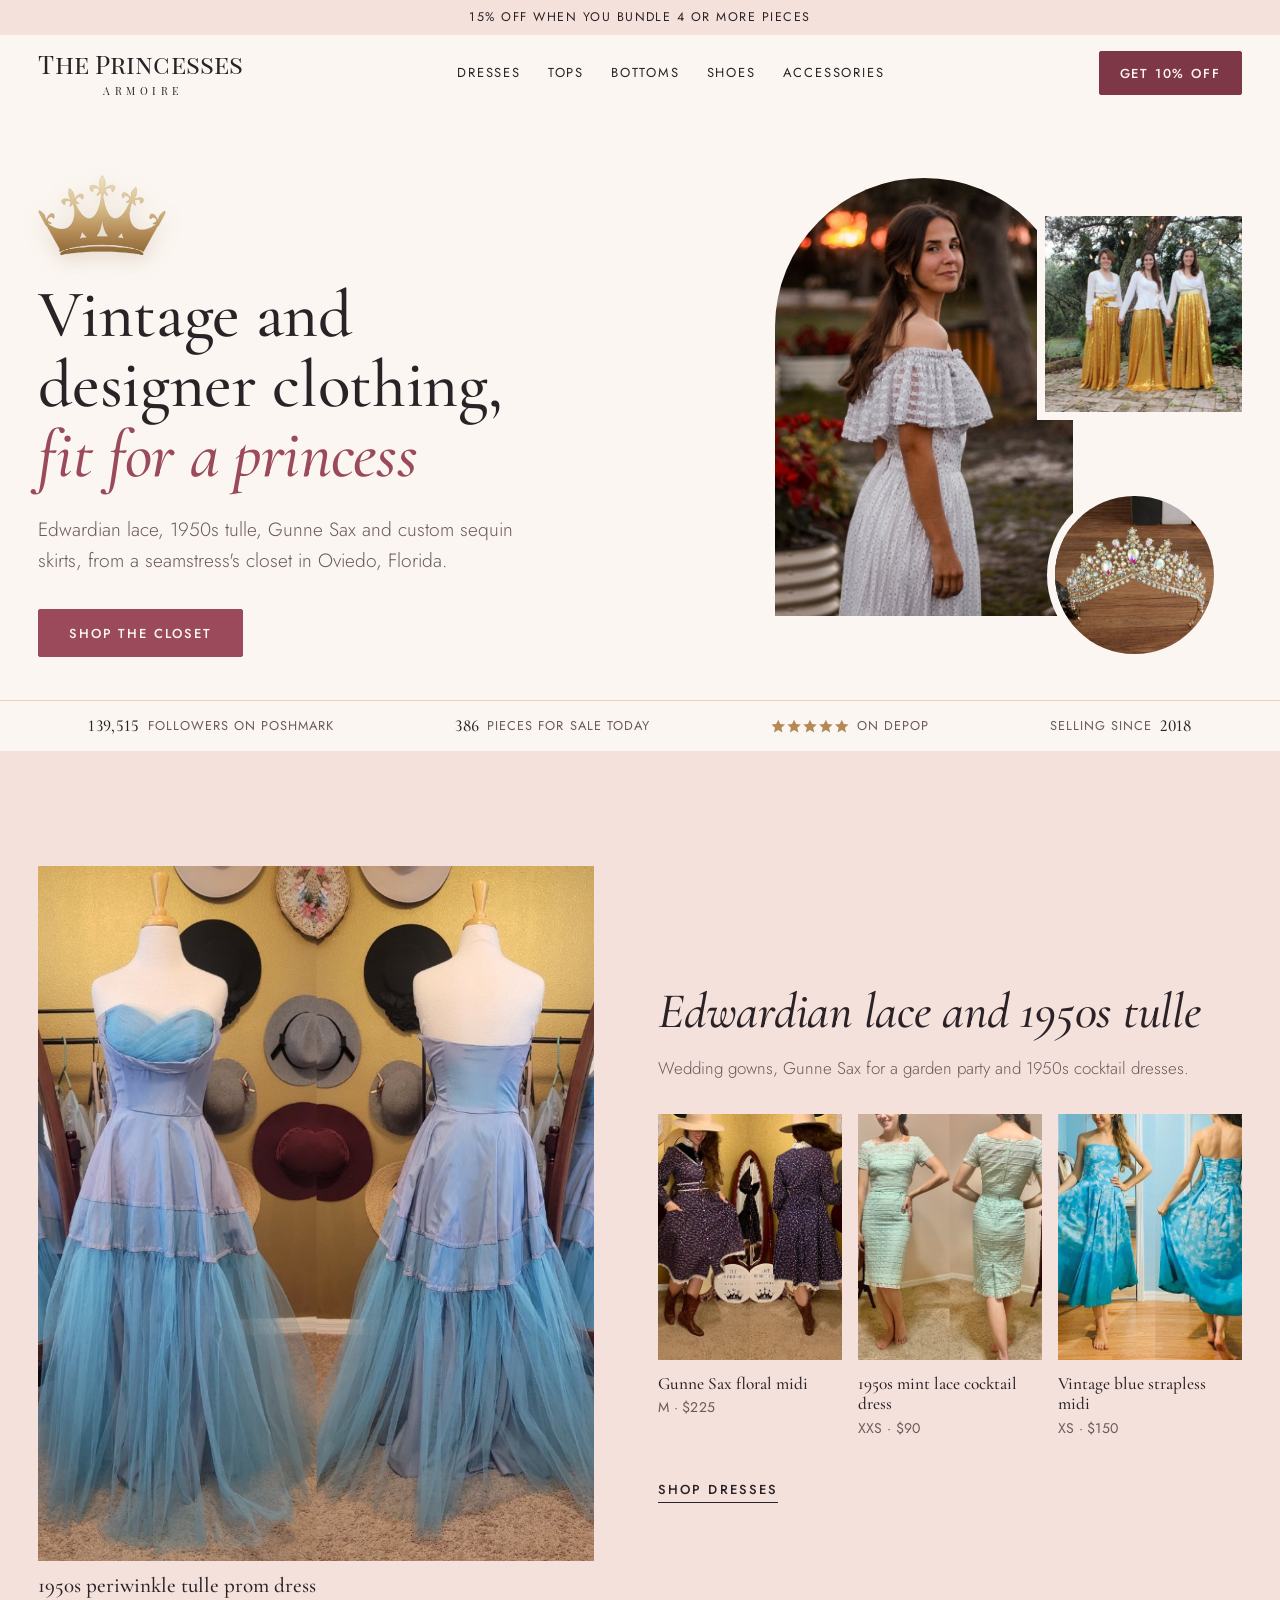
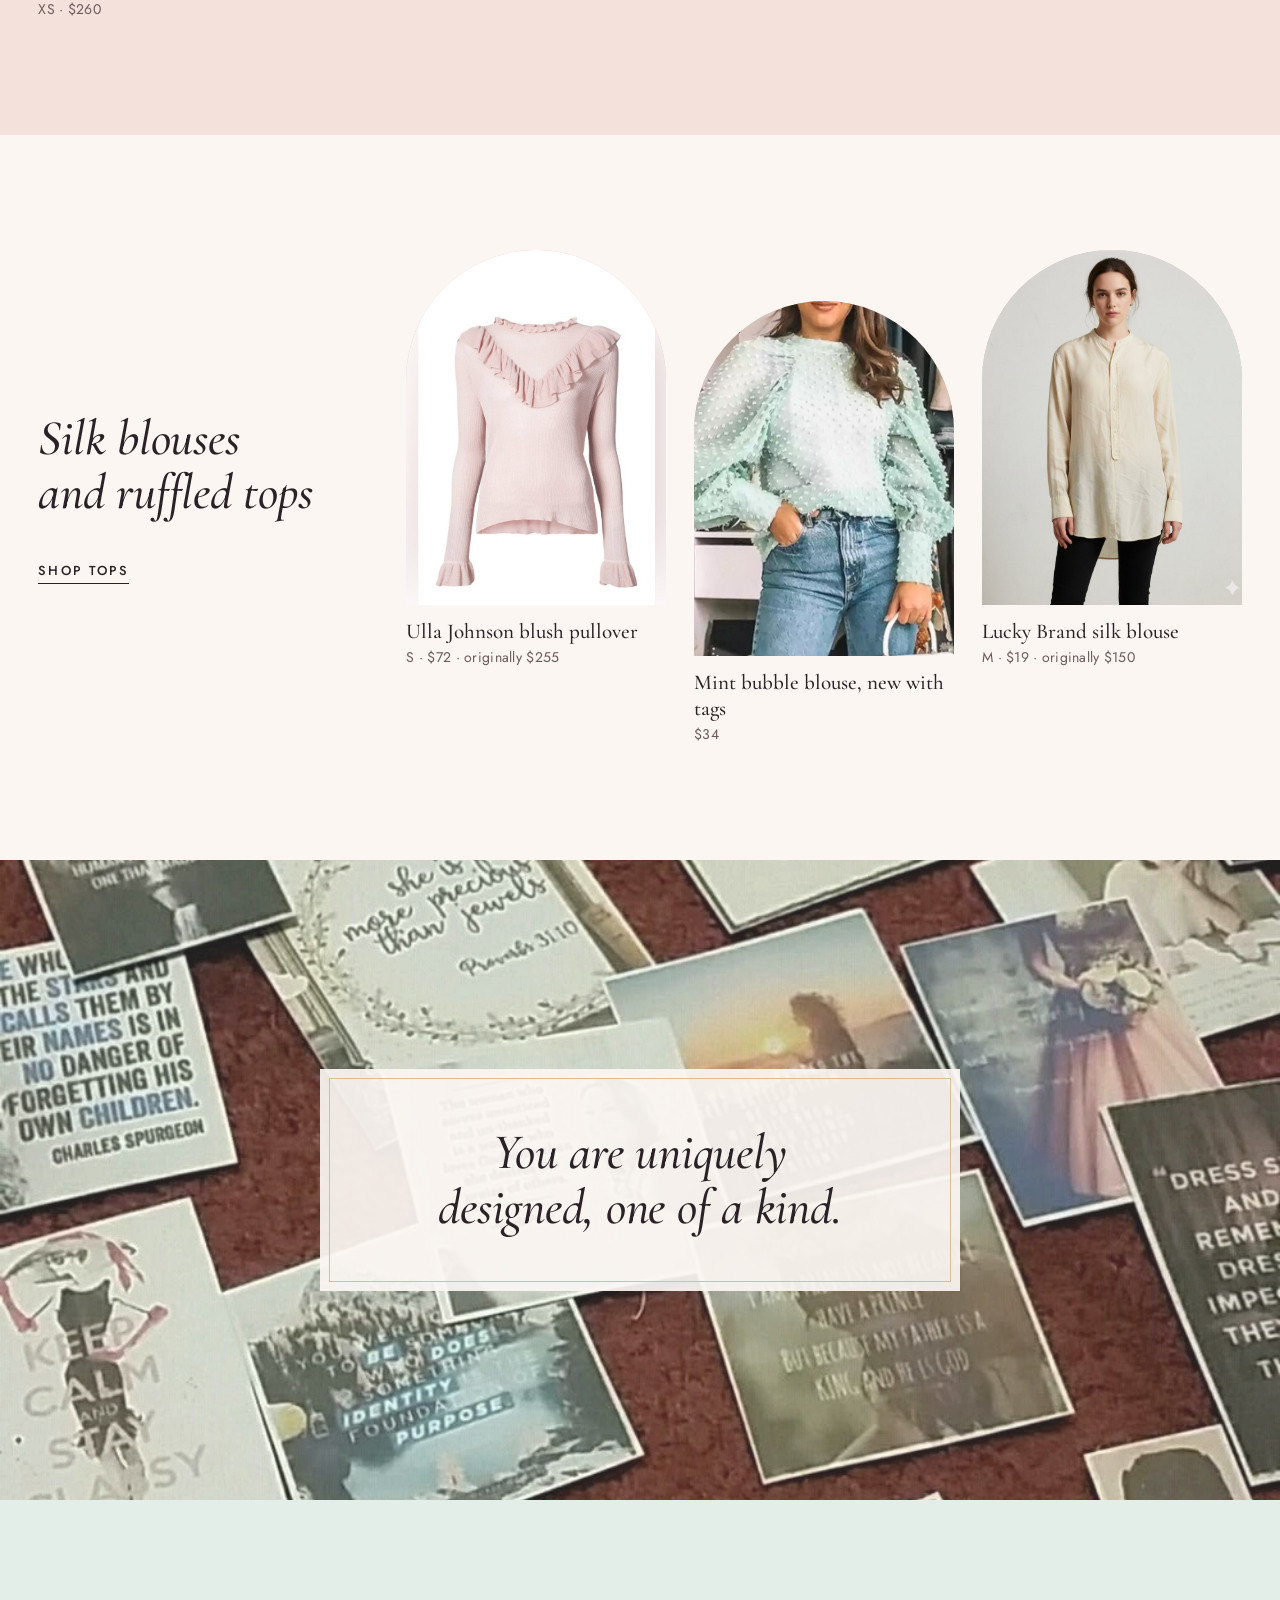
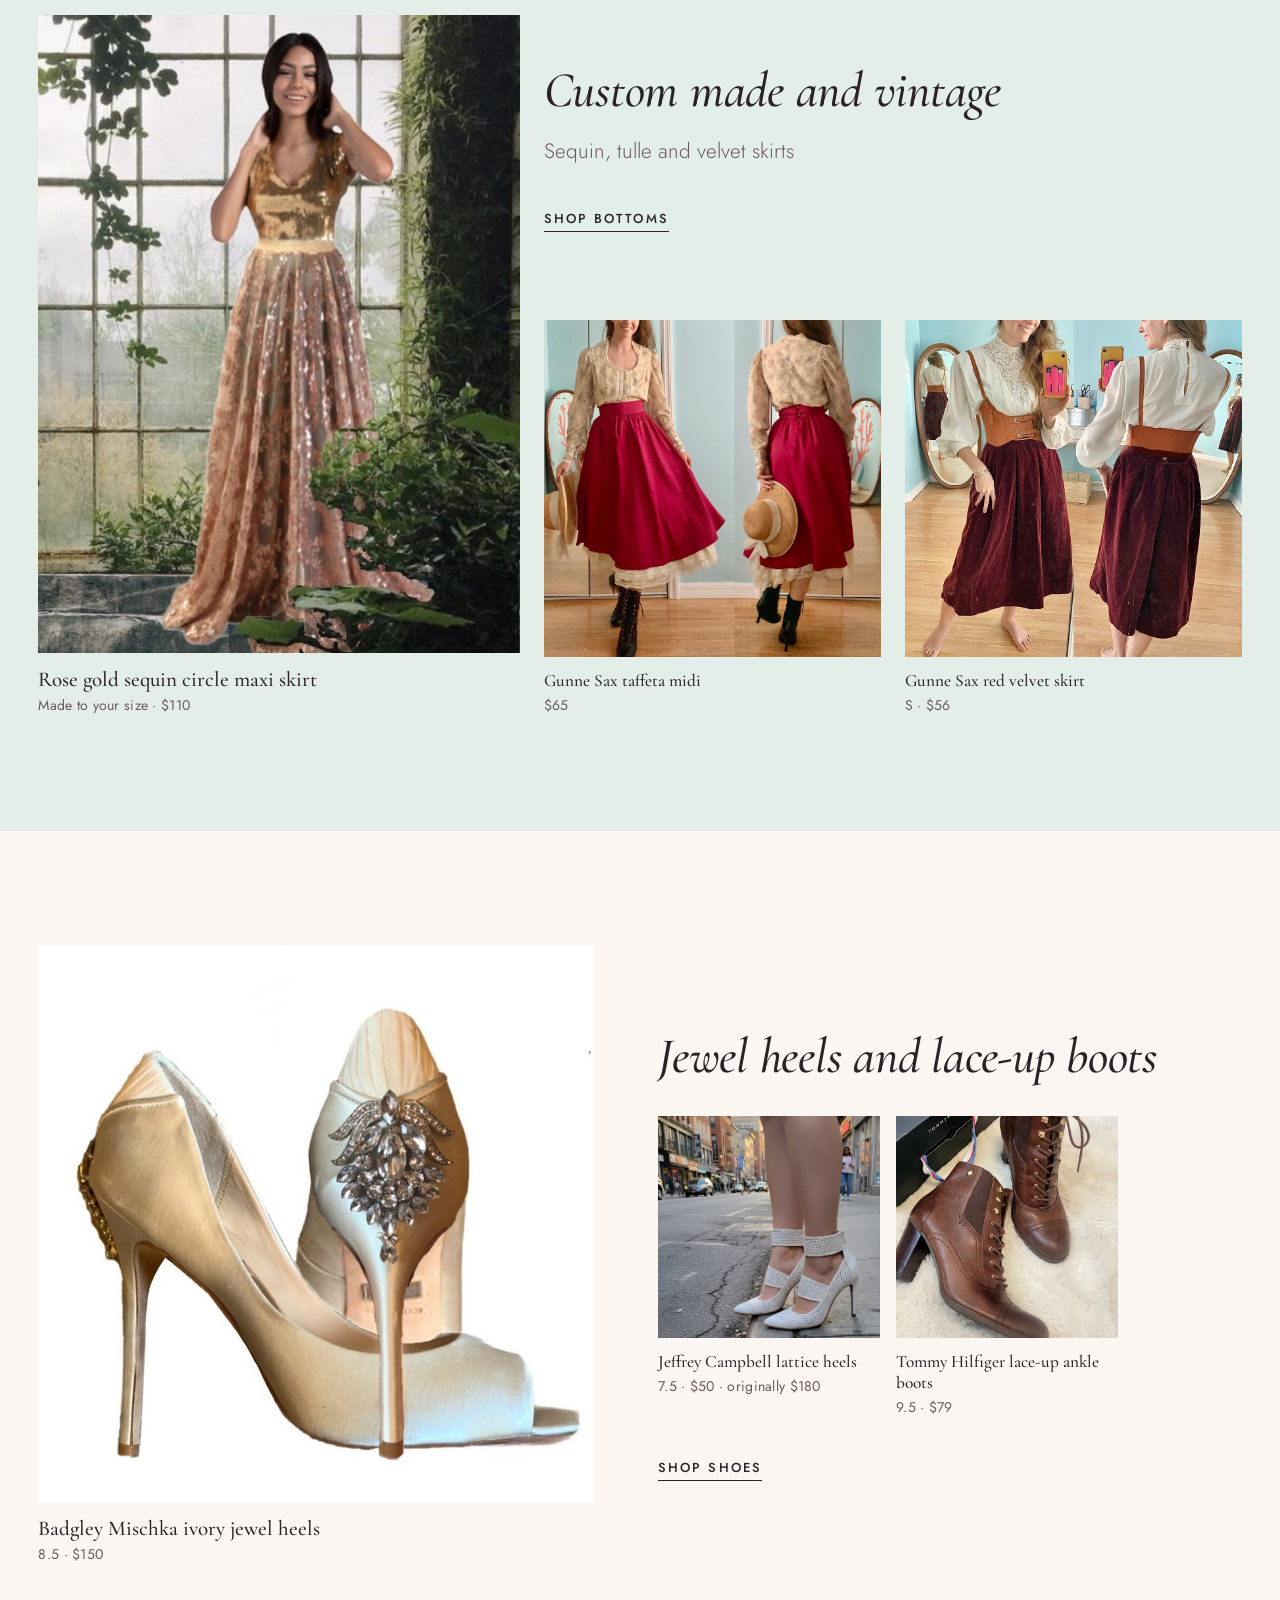
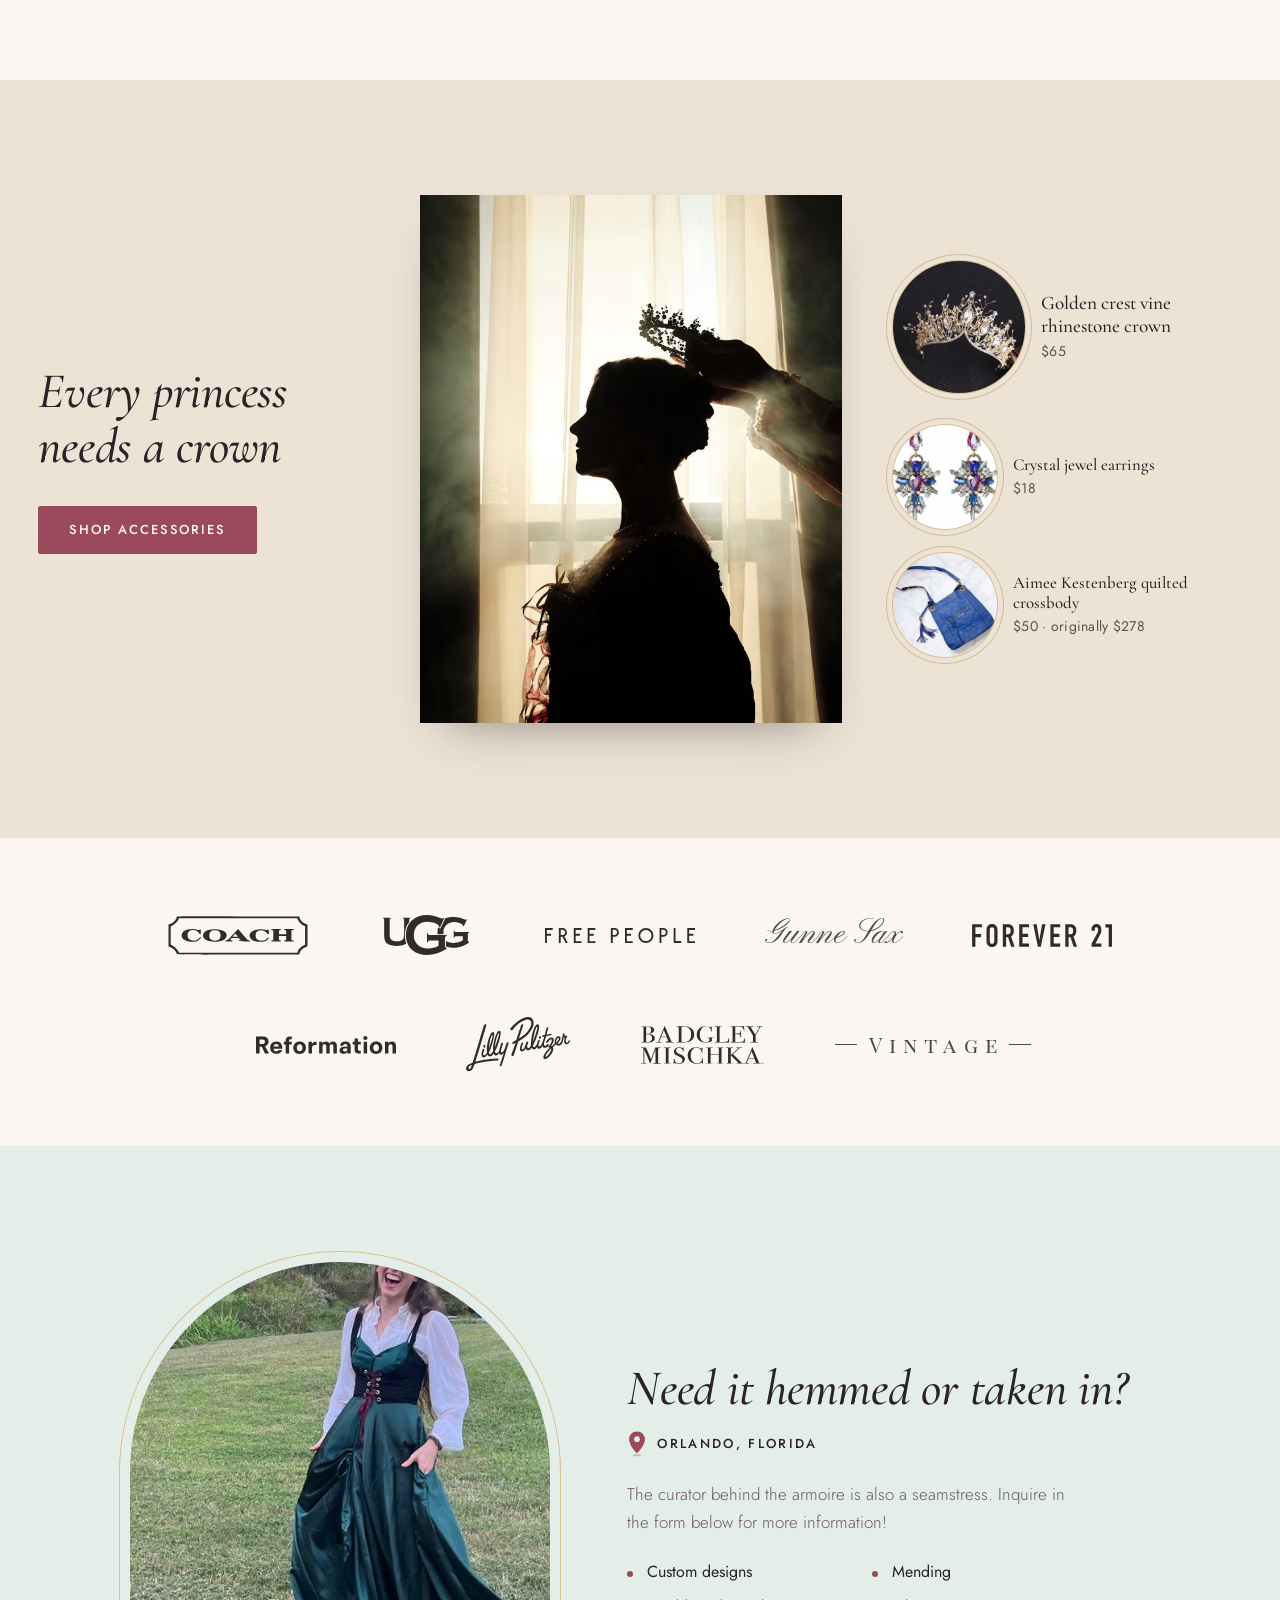
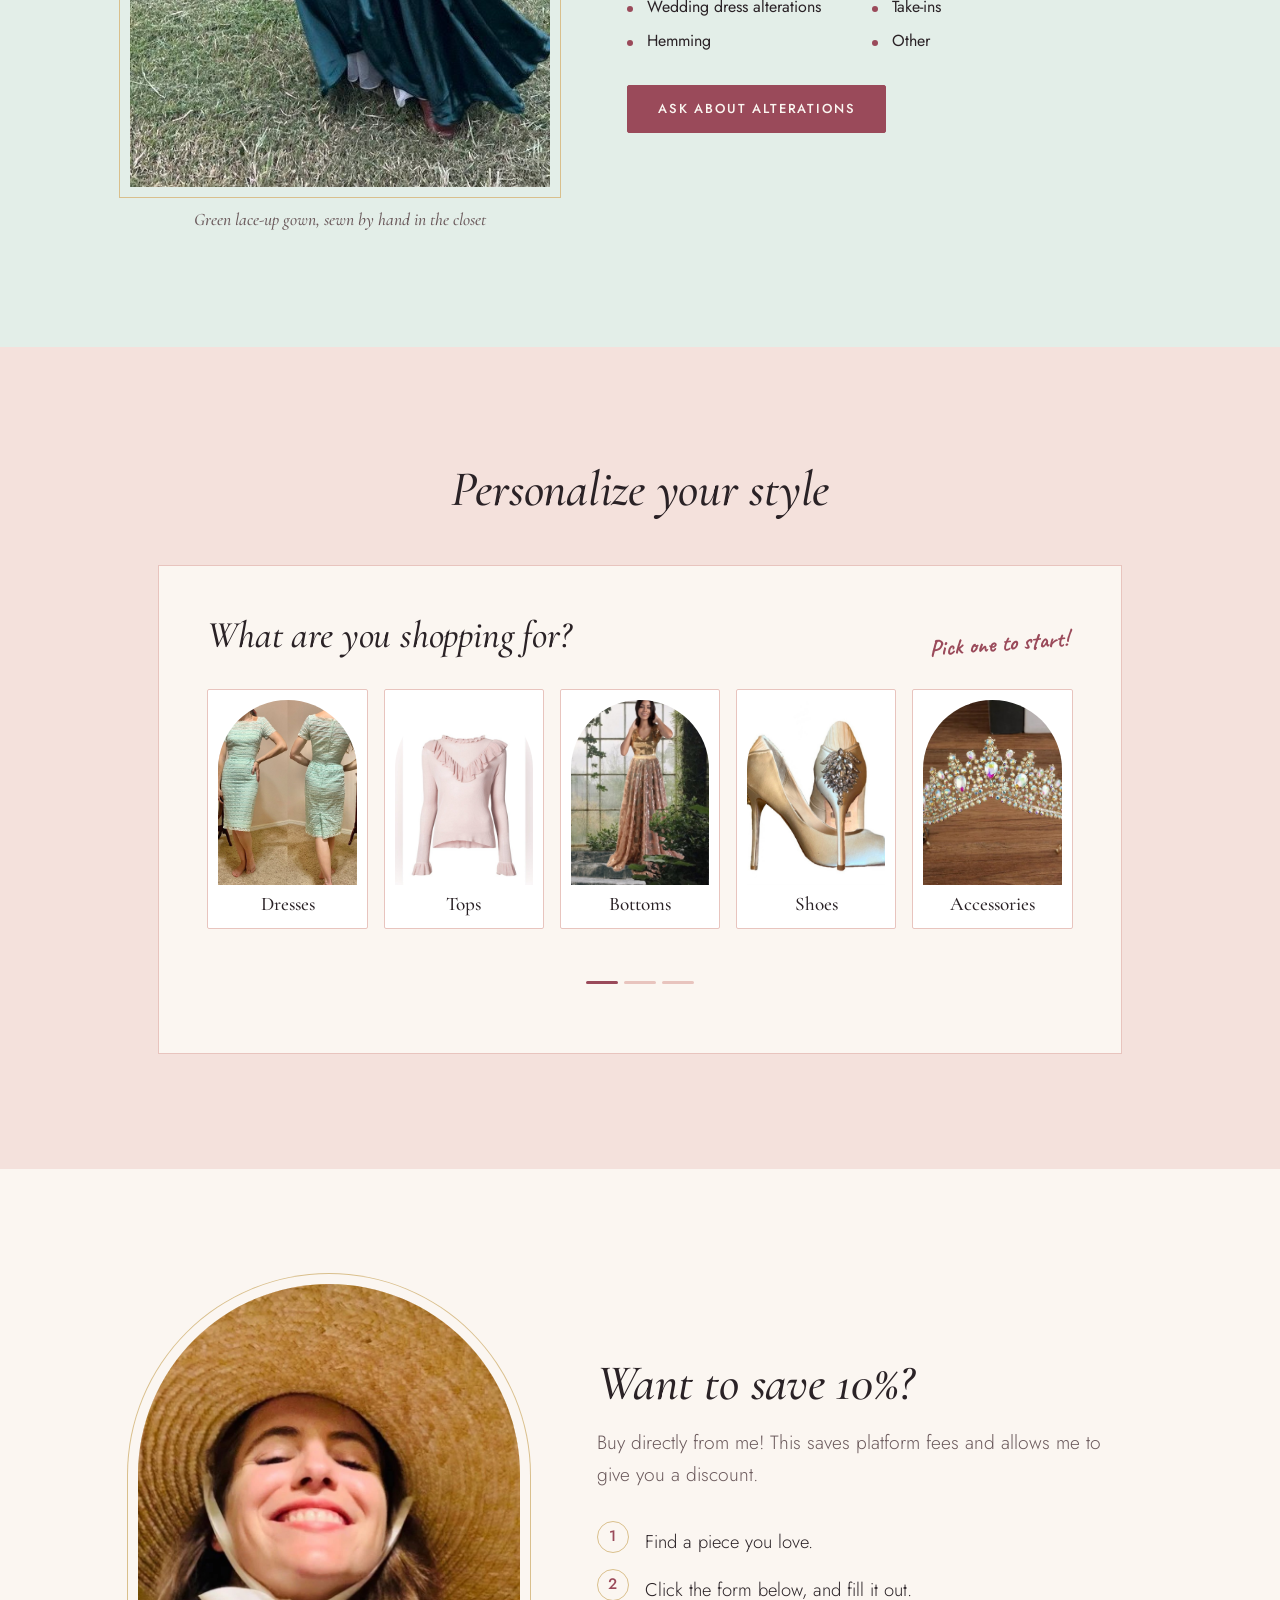
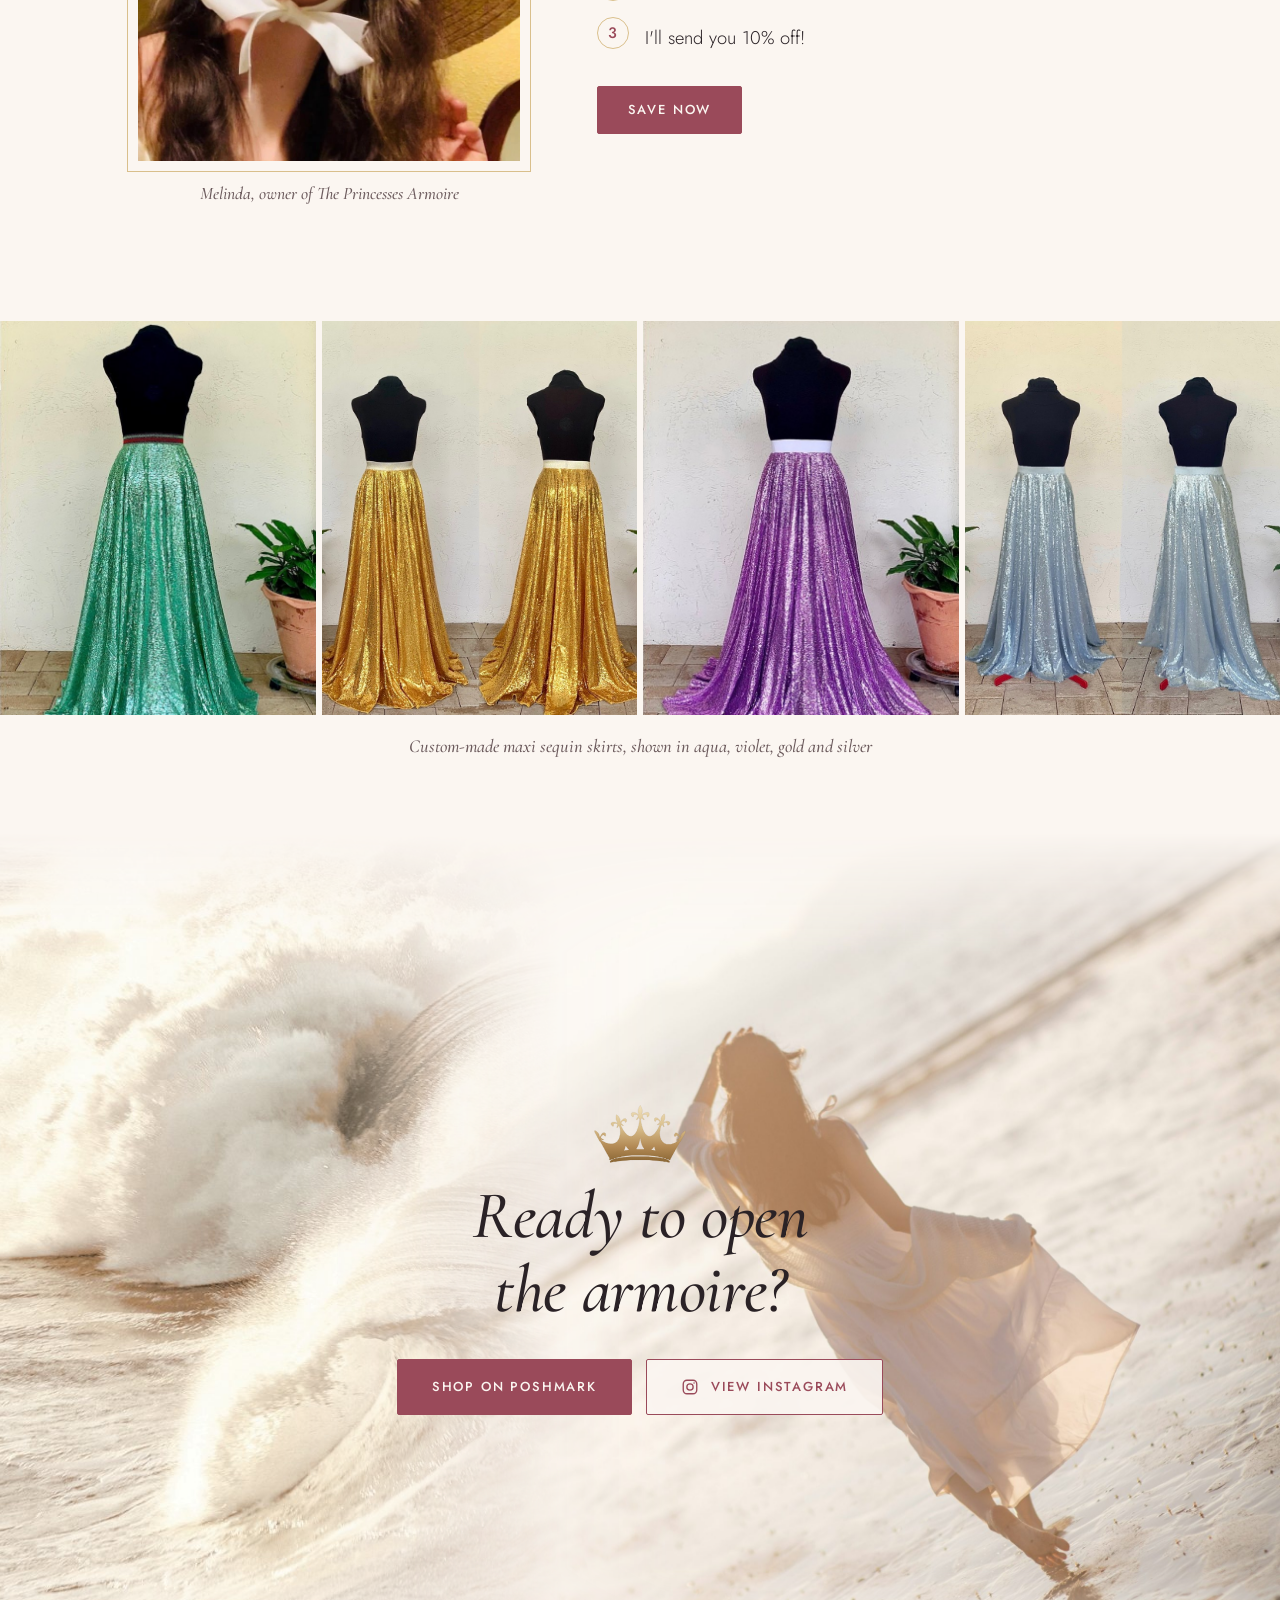
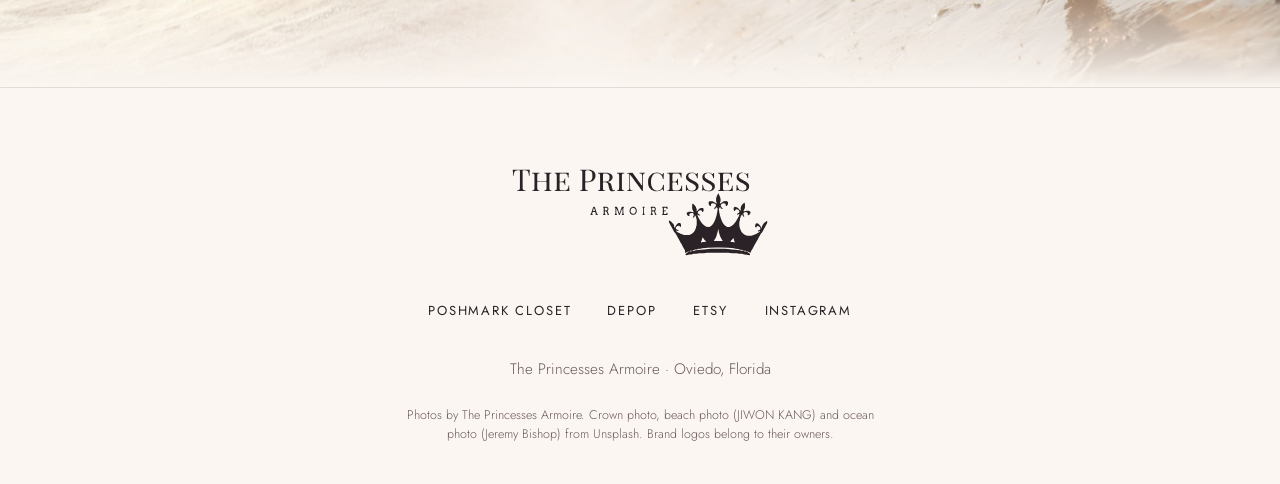
<file: public/index.html>
<!doctype html>
<html lang="en">
<head>
<meta charset="utf-8">
<meta name="viewport" content="width=device-width, initial-scale=1">
<title>The Princesses Armoire | Vintage and designer clothing near Orlando, Florida</title>
<meta name="description" content="Vintage and designer dresses, Gunne Sax, 1950s tulle and custom sequin skirts from a seamstress's closet in Oviedo, near Orlando, Florida. Shop on Poshmark, or buy direct and save 10%.">
<link rel="canonical" href="https://theprincessesarmoire.com/">
<meta name="robots" content="index, follow, max-image-preview:large">
<meta name="author" content="The Princesses Armoire">
<meta name="geo.region" content="US-FL">
<meta name="geo.placename" content="Oviedo, Florida">
<meta property="og:type" content="website">
<meta property="og:site_name" content="The Princesses Armoire">
<meta property="og:url" content="https://theprincessesarmoire.com/">
<meta property="og:title" content="The Princesses Armoire">
<meta property="og:description" content="Vintage and designer clothing, Gunne Sax and custom sequin skirts from a seamstress's closet near Orlando, Florida.">
<meta property="og:image" content="https://theprincessesarmoire.com/assets/img/share-card.jpg">
<meta property="og:image:width" content="1200">
<meta property="og:image:height" content="630">
<meta property="og:image:alt" content="The Princesses Armoire: a vintage lilac off-the-shoulder dress at sunset beside the shop name and gold crown">
<meta property="og:locale" content="en_US">
<meta name="twitter:card" content="summary_large_image">
<meta name="twitter:title" content="The Princesses Armoire">
<meta name="twitter:description" content="Vintage and designer clothing, Gunne Sax and custom sequin skirts from a seamstress's closet near Orlando, Florida.">
<meta name="twitter:image" content="https://theprincessesarmoire.com/assets/img/share-card.jpg">
<link rel="icon" href="assets/img/favicon.svg" type="image/svg+xml">
<link rel="icon" href="assets/img/favicon-32.png" sizes="32x32" type="image/png">
<link rel="apple-touch-icon" href="assets/img/apple-touch-icon.png">
<link rel="manifest" href="site.webmanifest">
<!-- Cloudflare Turnstile site key for the contact form. The build swaps in the real key; this one is Cloudflare's always-pass test key. -->
<meta name="turnstile-sitekey" content="0x4AAAAAAGKyWtAoyPGFdYn7">
<script type="application/ld+json">
{
 "@context": "https://schema.org",
 "@graph": [
  {
   "@type": "ClothingStore",
   "@id": "https://theprincessesarmoire.com/#store",
   "name": "The Princesses Armoire",
   "alternateName": "The Armoire",
   "description": "Vintage and designer women's clothing, Gunne Sax, 1950s tulle dresses and custom-made sequin maxi skirts from a seamstress's closet in Oviedo, Florida, near Orlando. Pieces sell on Poshmark, Depop and Etsy, and buyers who purchase directly save 10%. Alterations, hemming, mending and custom designs are available.",
   "url": "https://theprincessesarmoire.com/",
   "image": "https://theprincessesarmoire.com/assets/img/share-card.jpg",
   "logo": "https://theprincessesarmoire.com/assets/img/icon-512.png",
   "founder": {
    "@type": "Person",
    "name": "Melinda",
    "jobTitle": "Owner and seamstress"
   },
   "foundingDate": "2018",
   "address": {
    "@type": "PostalAddress",
    "addressLocality": "Oviedo",
    "addressRegion": "FL",
    "addressCountry": "US"
   },
   "areaServed": [
    {
     "@type": "City",
     "name": "Orlando, Florida"
    },
    {
     "@type": "Country",
     "name": "United States"
    }
   ],
   "knowsAbout": [
    "Vintage clothing",
    "Gunne Sax",
    "Jessica McClintock",
    "1950s dresses",
    "Edwardian lace",
    "Sequin maxi skirts",
    "Wedding dress alterations",
    "Hemming",
    "Custom designs"
   ],
   "sameAs": [
    "https://poshmark.com/closet/the_armoire",
    "https://www.depop.com/the_armoire/",
    "https://www.etsy.com/shop/ThePrincessesArmoire",
    "https://www.instagram.com/theprincessesarmoire/"
   ],
   "makesOffer": [
    {
     "@type": "Offer",
     "itemOffered": {
      "@type": "Service",
      "name": "Clothing alterations",
      "description": "Wedding dress alterations, hemming, mending and take-ins."
     }
    },
    {
     "@type": "Offer",
     "itemOffered": {
      "@type": "Service",
      "name": "Custom designs",
      "description": "Custom-made garments, including sequin maxi skirts made to size."
     }
    }
   ]
  },
  {
   "@type": "WebSite",
   "@id": "https://theprincessesarmoire.com/#site",
   "url": "https://theprincessesarmoire.com/",
   "name": "The Princesses Armoire",
   "publisher": {
    "@id": "https://theprincessesarmoire.com/#store"
   },
   "inLanguage": "en-US"
  }
 ]
}
</script>
<meta name="theme-color" content="#FBF6F1">
<link rel="preconnect" href="https://fonts.googleapis.com">
<link rel="preconnect" href="https://fonts.gstatic.com" crossorigin>
<link rel="stylesheet" href="https://fonts.googleapis.com/css2?family=Caveat:wght@700&family=Cormorant+Garamond:ital,wght@0,500;0,600;1,500&family=Jost:wght@300;400;500&family=Pinyon+Script&family=Playfair+Display+SC&display=swap">
<link rel="stylesheet" href="assets/css/style.css?v=3">
</head>
<body>

<!-- Official crown and logo, traced from the closet's own logo files. Reused in ink (header, footer) and gold (hero, close). -->
<svg width="0" height="0" style="position:absolute" aria-hidden="true" focusable="false">
  <defs>
    <linearGradient id="gold" x1="0" y1="0" x2="0" y2="1">
      <stop offset="0" stop-color="#F2E2BC"/>
      <stop offset=".38" stop-color="#D9BF8C"/>
      <stop offset=".72" stop-color="#B38A55"/>
      <stop offset="1" stop-color="#8A6634"/>
    </linearGradient>
    <linearGradient id="sheen" x1="0" y1="0" x2="1" y2="0">
      <stop offset="0" stop-color="#fff" stop-opacity="0"/><stop offset=".5" stop-color="#fff" stop-opacity=".75"/><stop offset="1" stop-color="#fff" stop-opacity="0"/>
    </linearGradient>
    <symbol id="crown-shape" viewBox="0 0 405 255"><path fill-rule="evenodd" d="M402.8 115.3 402.0 114.3 401.3 114.0 400.3 114.0 398.7 114.7 397.2 116.2 394.7 117.5 392.2 119.7 391.3 120.8 390.0 121.8 387.2 124.8 386.3 126.3 384.8 127.8 383.7 130.8 382.0 133.5 381.5 136.0 381.3 140.7 381.0 141.7 380.5 142.2 379.7 142.0 378.7 140.2 377.3 138.5 375.8 135.0 374.3 133.5 372.8 130.5 371.8 129.7 370.2 127.5 369.0 126.8 367.3 125.2 362.0 122.5 359.5 122.7 356.2 125.2 355.5 126.7 354.0 128.3 353.3 130.7 353.3 135.7 353.7 136.8 354.5 138.0 356.0 139.2 357.3 139.5 358.0 139.0 359.2 136.5 361.0 134.8 362.2 134.3 363.8 134.2 367.2 134.5 368.3 135.0 370.0 136.5 373.0 138.3 375.2 143.2 375.2 144.3 374.7 146.0 372.5 149.0 368.5 150.7 367.2 151.8 363.7 153.5 363.3 154.2 364.2 155.3 365.2 155.8 367.7 156.0 370.7 155.0 372.2 154.0 372.8 154.0 373.3 154.7 373.3 156.2 373.0 156.8 369.8 158.3 368.3 160.0 366.8 160.7 364.8 162.2 361.8 163.3 360.2 165.0 357.3 165.8 354.7 167.7 351.7 168.5 348.5 170.0 344.2 170.7 339.3 172.8 334.8 173.3 323.8 173.3 320.2 173.0 318.3 172.3 316.3 170.8 312.8 170.2 308.2 167.7 306.5 166.0 305.5 165.5 299.8 159.7 298.8 157.7 298.0 156.8 296.3 153.8 295.3 152.7 294.5 150.7 294.0 148.0 292.7 146.2 291.8 144.0 291.5 140.3 290.3 136.5 289.7 133.2 289.0 123.2 289.7 117.3 291.0 113.5 291.5 111.2 291.8 105.3 292.5 101.5 294.2 97.0 295.3 92.8 299.0 88.5 299.7 87.0 300.5 86.3 301.3 86.3 302.2 87.3 302.5 90.7 303.3 92.7 306.5 95.5 308.0 96.0 309.0 95.5 309.2 94.3 308.2 92.8 306.8 87.2 305.5 84.5 305.7 82.2 307.5 79.0 308.3 78.3 311.7 77.3 315.2 77.2 318.8 78.0 321.2 79.0 322.3 80.2 323.7 82.3 324.0 84.8 323.0 86.7 323.0 87.7 323.7 89.0 324.7 89.5 326.3 89.5 329.8 88.0 330.5 86.8 332.5 84.7 334.8 79.7 334.3 77.3 332.0 73.8 328.3 72.7 325.7 71.3 319.3 71.3 314.2 73.2 311.3 73.3 308.8 73.8 306.8 73.5 306.0 72.8 306.0 71.5 307.3 70.0 309.5 66.7 310.5 63.3 311.5 61.2 312.0 58.2 312.2 51.0 311.8 43.7 310.7 40.3 309.5 39.2 308.3 39.0 303.2 44.0 301.7 46.3 299.8 48.3 299.0 50.0 297.5 51.7 296.3 54.7 295.2 56.7 294.5 60.8 294.7 69.3 294.3 70.3 293.7 71.0 292.7 70.8 290.0 67.7 289.3 66.3 286.8 64.2 286.0 62.8 283.7 60.5 280.7 58.0 278.2 57.3 275.5 56.0 274.2 55.7 271.3 55.7 269.8 56.2 267.0 58.3 266.3 60.0 265.8 65.0 266.8 70.7 267.3 71.5 269.2 72.8 270.5 72.8 271.3 71.7 271.8 69.2 275.2 66.2 277.0 65.7 279.7 65.7 282.2 66.5 286.0 68.7 288.3 71.7 289.5 74.5 289.3 76.0 288.8 77.3 287.3 78.7 286.7 79.8 285.5 81.0 281.2 83.8 280.0 85.0 279.3 86.5 279.3 87.3 280.2 88.0 282.0 87.8 286.0 86.0 287.7 84.5 289.0 84.3 289.7 85.2 289.0 88.8 287.2 91.5 286.5 94.7 284.7 97.3 283.5 100.8 282.5 102.2 281.2 105.2 279.7 106.7 278.7 109.5 276.7 112.5 276.5 113.2 275.0 114.8 273.7 117.2 271.8 119.2 270.8 121.0 269.3 122.5 268.3 124.2 267.2 125.0 266.3 126.2 265.0 127.2 262.8 129.5 261.7 130.2 260.2 131.8 259.0 132.3 256.7 134.2 254.0 135.2 252.5 136.5 251.5 137.0 248.7 137.5 244.3 137.7 240.5 137.5 238.0 136.8 236.2 135.3 233.7 134.2 230.8 132.0 230.2 131.0 227.5 128.7 225.7 126.5 225.0 125.2 223.2 123.5 222.3 121.3 220.7 118.7 219.7 116.2 218.2 114.0 217.2 110.3 215.3 107.8 214.2 103.2 213.2 100.5 212.3 96.2 211.8 94.7 210.5 92.3 210.2 91.0 209.7 85.7 207.7 79.2 205.8 66.3 206.2 64.5 208.2 59.0 209.0 58.0 210.5 57.2 211.3 57.2 212.0 57.8 213.2 60.7 214.5 62.3 219.2 64.8 220.3 64.8 221.2 64.5 221.3 63.8 220.0 60.8 218.2 58.8 217.2 57.0 215.2 54.8 213.5 50.8 213.3 49.0 214.2 46.3 218.0 42.7 222.3 41.5 226.8 41.5 229.3 42.0 230.8 42.7 232.5 44.2 233.3 45.7 233.7 48.0 233.7 51.2 234.0 51.8 235.2 52.3 236.8 52.3 237.5 52.0 238.8 50.3 240.3 49.3 242.7 45.5 243.2 43.0 243.0 36.7 242.5 35.5 239.7 33.2 238.8 32.8 235.0 32.3 229.3 32.7 223.3 34.7 222.0 35.3 220.5 36.7 218.0 37.7 214.3 40.3 212.0 41.5 211.2 41.5 210.3 40.7 210.0 38.3 212.0 35.2 212.8 31.3 212.8 23.8 212.2 19.3 210.3 15.8 209.3 11.3 207.8 9.2 205.0 2.7 204.5 2.0 203.2 1.7 202.3 2.3 201.5 4.3 199.8 6.8 199.3 8.5 197.8 10.5 197.2 14.2 196.2 16.5 195.3 17.7 194.7 20.2 194.3 23.7 194.5 32.7 195.3 35.8 197.2 38.3 197.5 41.0 197.0 41.8 195.5 42.0 193.7 40.5 191.3 39.2 189.8 37.8 187.0 36.7 185.3 35.3 182.8 34.5 180.3 33.2 178.5 32.7 168.5 32.7 166.7 33.7 164.8 35.5 164.3 36.7 164.2 42.2 164.3 43.8 165.0 46.0 166.7 49.2 168.3 50.3 170.0 52.2 171.0 52.5 172.5 52.3 173.5 51.5 173.5 47.5 173.8 45.7 174.7 44.0 176.2 42.7 177.8 42.0 180.5 41.5 185.2 41.5 188.3 42.2 189.3 42.7 192.5 45.8 193.5 47.3 194.0 48.5 194.0 50.2 191.8 54.8 190.3 56.5 188.8 59.3 187.0 61.2 186.2 63.3 186.2 64.2 186.7 64.5 188.3 64.5 192.7 62.2 194.0 60.7 195.2 57.7 195.8 57.0 196.7 57.0 198.8 58.8 201.2 64.7 200.3 67.7 199.3 76.2 197.7 82.7 197.2 89.2 196.8 90.3 195.2 93.3 194.2 98.8 192.7 102.2 191.8 105.7 190.3 108.2 189.2 113.2 187.7 114.8 186.7 117.5 185.2 119.7 184.3 121.5 182.8 123.2 181.3 126.2 179.8 127.7 179.3 128.7 177.7 130.0 176.0 131.8 174.7 132.5 172.8 134.3 170.5 135.3 168.7 136.8 167.0 137.3 163.0 137.7 157.8 137.5 155.2 137.0 154.2 136.5 153.0 135.3 150.0 134.2 148.8 133.0 146.8 132.0 145.3 130.5 143.2 129.2 136.2 121.5 135.2 119.7 133.7 118.3 133.0 116.7 130.7 113.7 130.2 112.5 128.7 111.0 127.3 107.7 125.7 105.7 125.0 103.5 123.5 101.2 122.5 98.3 121.3 97.0 120.5 95.5 119.7 92.2 118.5 90.2 118.3 88.0 119.0 87.0 119.5 87.0 120.7 88.3 124.2 90.7 127.2 91.2 128.7 91.0 129.8 90.3 129.8 89.5 129.2 88.8 128.7 88.7 126.7 86.7 124.7 85.5 120.8 82.0 120.0 79.8 120.0 78.3 120.7 75.7 121.2 74.7 122.2 73.7 126.3 70.7 130.0 70.0 132.2 70.0 134.8 70.7 135.8 71.7 138.3 76.3 139.2 77.0 140.0 76.8 142.5 74.2 143.5 71.2 143.5 65.8 143.0 63.8 142.2 62.5 140.2 60.5 137.8 59.8 135.5 59.8 130.3 61.0 126.5 63.5 125.5 64.8 124.0 65.8 122.8 67.3 120.8 69.2 117.8 73.0 116.8 74.0 116.2 74.2 115.5 73.5 115.2 72.7 115.3 66.3 114.8 63.0 114.3 61.7 112.8 59.5 112.2 56.8 110.7 54.8 109.7 52.5 107.3 49.3 105.0 47.3 101.3 43.2 100.8 43.0 99.0 43.0 98.2 43.7 97.8 44.5 97.0 50.7 96.8 59.7 97.3 64.0 98.0 66.5 99.5 68.8 100.5 72.3 102.2 74.0 103.2 76.3 103.0 77.3 102.0 78.0 100.7 78.2 98.7 77.8 97.2 77.0 92.7 75.8 88.2 75.3 83.0 75.5 80.2 76.2 78.3 77.2 75.7 79.7 74.8 81.7 75.0 85.2 77.5 89.7 81.0 92.8 82.5 93.5 85.0 93.5 86.3 92.7 86.3 91.7 85.0 88.5 85.0 87.2 86.8 84.2 88.0 83.0 90.7 81.5 92.2 81.2 96.7 81.0 99.2 81.3 101.2 82.3 102.3 83.5 102.8 84.3 103.3 86.5 103.3 88.3 102.5 92.5 100.3 97.2 100.3 98.2 100.8 99.7 101.2 100.0 101.7 99.8 102.5 99.0 103.8 98.5 105.0 97.5 106.8 95.2 107.3 92.2 108.3 91.0 109.2 91.0 109.8 91.5 110.7 93.2 111.8 94.3 112.5 95.7 113.2 100.7 115.2 106.7 115.5 110.2 115.7 122.8 115.3 128.7 114.8 131.5 113.0 136.7 112.0 143.2 110.7 145.3 109.8 148.3 108.2 151.2 107.3 153.5 105.2 155.7 104.7 156.8 103.5 158.0 102.2 160.2 99.5 162.5 98.0 163.3 96.3 165.2 94.3 166.0 92.2 167.7 89.0 168.7 86.0 170.0 80.7 170.5 72.8 170.7 63.5 170.0 59.8 168.7 55.0 167.5 52.7 166.0 49.0 165.0 46.7 163.2 43.3 162.0 39.3 159.8 37.7 158.2 35.2 157.2 33.5 155.2 32.2 154.5 31.5 153.8 31.3 152.7 32.0 151.8 32.5 151.8 34.2 153.2 37.3 154.5 41.5 154.2 42.3 153.3 41.5 151.3 40.2 150.3 37.0 149.5 35.2 148.0 32.5 146.7 30.8 144.7 30.5 143.5 30.5 141.7 31.3 138.3 32.8 137.2 33.7 135.8 34.5 135.0 37.5 133.7 39.3 132.5 42.7 132.3 44.8 133.2 45.7 134.0 46.7 136.0 47.5 137.0 48.3 137.3 50.3 137.2 51.0 136.5 51.5 134.8 51.8 130.2 51.0 125.3 49.8 123.7 48.0 122.0 46.5 121.7 42.3 121.7 39.3 122.7 35.7 125.8 33.8 127.8 33.2 129.2 31.3 130.8 30.0 134.0 29.0 135.0 27.8 137.8 26.7 139.0 24.7 140.3 24.2 139.5 23.8 136.0 22.3 129.0 20.0 125.0 18.7 123.7 17.8 122.3 16.3 121.3 13.0 117.5 11.0 116.3 9.7 114.7 6.8 113.7 4.5 112.0 3.7 112.0 2.8 112.7 2.5 114.2 2.5 117.8 3.2 120.3 5.0 122.3 6.0 125.3 6.8 126.5 8.0 129.3 9.8 131.5 10.5 133.7 12.3 136.3 14.3 140.2 15.8 144.0 17.8 146.2 18.7 148.8 20.0 150.5 21.3 153.5 22.3 154.8 23.7 158.2 28.5 162.8 30.5 165.7 31.3 168.2 33.2 170.5 34.2 172.8 35.2 174.0 36.5 177.3 38.0 178.7 39.3 182.3 40.3 183.5 41.5 186.2 43.0 188.2 44.0 190.8 45.7 193.0 46.8 195.8 48.7 198.7 49.2 200.2 51.0 202.3 52.2 205.5 53.5 206.8 54.2 208.8 55.5 210.8 57.0 214.2 58.5 215.8 59.5 218.3 60.8 220.0 62.5 223.8 63.8 225.8 64.7 228.2 66.7 230.3 68.5 235.3 68.3 237.0 67.5 239.5 67.7 241.0 68.3 241.7 69.2 242.0 71.5 242.0 73.5 241.5 75.5 239.8 79.3 239.2 81.7 237.7 85.8 237.5 86.5 238.0 86.0 238.7 84.7 239.2 81.2 239.5 79.5 241.5 75.5 242.7 74.7 244.0 71.8 246.3 70.2 250.3 70.3 251.8 71.3 252.7 73.2 253.0 74.7 252.5 78.5 252.0 85.0 250.2 94.7 249.5 104.2 247.3 114.5 246.8 125.8 245.2 142.3 244.3 160.3 242.5 174.3 242.2 232.2 242.2 243.3 242.5 259.2 244.2 277.8 245.2 289.0 246.8 299.0 247.3 302.3 247.8 308.7 249.5 318.5 250.2 324.8 252.0 331.5 253.2 332.5 252.3 332.8 251.5 332.8 249.2 332.5 247.8 331.8 246.7 329.0 244.3 327.5 242.7 324.0 241.5 322.7 240.0 322.0 239.7 318.3 239.2 317.7 238.8 316.5 237.5 313.5 237.5 309.7 236.8 308.7 236.3 307.8 235.5 307.8 235.0 308.7 234.5 310.7 234.2 314.5 234.5 315.7 235.0 316.5 235.8 317.0 237.3 322.3 237.5 324.8 239.0 329.0 240.0 330.5 241.3 332.0 241.8 334.5 242.0 335.7 241.3 336.0 240.7 336.0 238.5 336.3 237.5 337.3 236.2 338.2 234.3 340.0 232.0 341.2 228.8 342.7 226.7 343.8 224.0 344.8 222.8 346.2 219.8 347.8 218.0 348.8 215.0 350.2 213.3 350.5 212.2 351.3 210.5 352.8 208.5 353.7 206.3 355.5 204.2 356.3 201.8 357.8 199.7 359.0 196.7 360.5 194.8 361.7 191.8 363.3 190.2 363.8 188.5 365.5 185.8 366.7 182.8 368.2 180.8 369.0 178.5 370.8 176.5 372.2 173.3 373.3 171.7 374.3 169.0 375.8 167.3 377.0 164.3 378.2 163.2 380.8 161.3 381.8 159.0 383.7 156.8 384.7 154.0 385.8 152.7 387.2 149.7 388.7 147.7 389.3 145.5 391.2 142.7 392.2 140.2 393.8 137.8 394.7 135.5 396.5 133.5 397.2 131.0 398.8 128.7 399.3 127.2 401.8 122.7 402.7 119.7ZM87.3 236.8 87.3 235.8 88.2 235.0 89.5 234.5 93.8 234.3 94.8 234.5 95.5 235.0 95.5 235.7 94.8 236.3 93.2 237.0 90.8 237.3 87.8 237.3ZM97.7 233.3 98.3 232.7 99.5 232.2 104.8 231.3 108.7 229.8 116.7 229.0 120.0 227.5 122.5 226.8 132.2 226.0 136.8 225.0 149.3 223.7 157.7 222.2 167.0 221.7 207.2 221.0 218.8 221.5 242.7 221.8 246.5 222.2 251.2 223.2 267.5 225.0 272.2 226.0 282.2 226.8 284.3 227.3 286.7 228.7 287.8 229.0 295.8 229.8 299.5 231.3 304.7 232.2 305.5 232.5 306.3 233.3 306.3 233.8 306.0 234.2 303.8 234.5 298.5 234.3 295.3 233.8 292.7 232.7 280.0 231.3 273.3 230.0 257.7 229.3 245.7 227.5 240.2 227.0 221.3 226.5 183.2 226.5 163.2 227.0 155.3 227.8 146.0 229.3 128.8 230.2 123.2 231.3 111.3 232.5 108.0 233.8 105.0 234.3 99.7 234.3 98.0 234.0ZM265.5 183.3 266.3 184.5 267.0 190.5 268.5 193.7 269.8 198.2 270.5 199.3 270.3 200.0 269.8 200.5 267.3 200.5 265.3 199.5 263.3 199.0 259.5 198.5 256.0 198.5 253.3 197.8 253.0 197.0 254.0 195.0 256.2 193.2 261.0 188.2 261.8 186.5 263.3 185.0 263.8 184.0 264.7 183.3ZM139.2 180.5 139.7 180.3 140.8 181.3 141.5 182.7 143.0 184.2 144.0 186.0 148.5 191.0 149.3 192.3 152.5 195.0 153.2 196.8 152.7 197.8 151.5 198.2 141.7 198.8 138.3 199.7 135.5 201.0 134.3 201.0 133.7 200.5 133.2 199.3 133.3 197.2 135.3 194.3 136.3 189.7 137.8 185.5 138.3 181.8ZM203.2 147.5 203.8 147.5 204.7 149.0 205.8 158.8 207.0 162.2 207.8 166.7 209.7 170.5 210.3 174.3 212.5 178.0 215.2 185.0 217.2 187.0 218.0 189.0 219.8 190.8 220.5 192.0 220.5 194.0 219.8 194.7 217.8 194.8 216.5 194.5 209.3 194.3 188.0 194.5 186.8 194.0 186.2 193.0 186.7 191.3 188.8 189.0 189.8 186.5 191.3 184.8 192.3 182.2 194.2 179.2 194.8 176.5 197.0 172.8 197.7 168.5 199.0 165.2 200.2 159.3 201.7 154.8 202.3 149.2Z"/></symbol>
    <symbol id="logo-official" viewBox="0 0 834 283"><path fill-rule="evenodd" d="M489.8 123.3 489.3 124.0 489.3 124.7 491.3 128.0 491.3 144.3 490.5 146.3 489.3 147.7 489.3 148.8 490.3 149.5 503.7 149.7 506.2 149.2 506.8 148.3 506.8 144.3 506.5 143.5 505.5 142.7 504.2 142.7 503.3 144.0 502.7 145.8 501.5 146.5 496.7 146.5 495.8 146.2 495.2 145.3 494.8 144.5 494.7 140.5 495.3 138.5 496.3 137.8 500.5 137.7 501.5 136.8 501.7 136.3 501.0 135.5 500.2 135.2 496.5 135.2 495.2 134.3 494.8 133.5 494.7 128.3 495.2 127.0 496.2 126.2 501.5 126.0 502.8 126.8 503.3 128.0 503.7 130.2 504.7 130.8 505.3 130.7 506.3 130.0 506.7 129.2 506.7 124.0 506.0 123.3 504.8 123.0 490.8 123.0ZM452.3 123.3 451.7 124.0 451.7 124.8 453.3 127.2 453.8 129.2 453.7 144.2 451.7 147.3 451.7 148.7 452.8 149.5 457.5 149.5 458.8 148.8 459.0 147.7 456.7 144.3 456.7 140.0 457.2 138.7 457.7 138.2 458.5 137.8 460.7 137.8 461.5 138.2 463.8 140.5 464.3 142.0 464.8 145.3 466.2 148.7 467.3 149.5 469.7 149.5 470.2 149.2 470.5 148.5 470.3 147.2 468.2 144.5 468.0 143.0 466.7 140.3 466.0 137.8 466.0 136.5 467.8 134.3 468.5 132.2 468.5 128.3 467.7 126.0 465.2 124.0 463.2 123.2 453.2 123.0ZM457.8 126.5 459.2 126.0 461.8 126.2 463.7 126.8 464.8 128.0 465.5 130.0 465.3 131.7 464.0 133.8 463.0 134.8 462.2 135.2 459.0 135.2 457.7 134.8 456.8 134.0 456.5 128.8 456.8 127.5ZM426.5 123.0 425.3 123.8 425.2 124.7 427.2 127.8 427.2 144.2 426.7 145.7 425.2 147.8 425.2 148.7 426.3 149.5 430.8 149.5 431.8 149.0 432.2 148.2 431.7 147.0 430.3 145.2 430.0 144.2 430.0 127.8 431.7 125.7 432.2 124.2 431.5 123.3 430.7 123.0ZM392.3 123.2 391.2 123.5 388.0 125.3 385.0 128.5 383.0 134.0 383.0 138.5 384.8 143.8 387.7 147.2 389.8 148.5 391.8 149.3 397.7 149.3 402.2 147.0 404.3 144.2 406.0 140.2 406.5 138.2 406.3 133.5 404.5 128.7 401.8 125.5 399.2 123.8 397.2 123.2ZM394.5 126.3 397.0 126.7 399.0 127.5 402.3 131.5 403.0 134.2 403.0 138.7 402.3 141.0 399.2 144.8 398.0 145.5 396.0 146.0 393.7 146.0 390.8 145.2 388.2 142.7 386.8 140.7 386.5 139.2 386.5 133.8 387.2 131.7 388.8 129.2 390.5 127.5 391.3 127.0ZM335.2 123.7 334.8 124.3 335.0 125.2 337.0 128.0 337.0 144.0 336.7 145.2 334.8 147.8 334.8 148.7 336.0 149.5 340.8 149.5 341.5 149.2 342.2 148.3 341.7 147.2 340.0 145.3 339.7 144.2 339.8 130.7 340.3 129.8 340.8 130.0 341.7 132.5 343.2 134.5 344.0 137.7 345.0 139.3 345.8 142.7 347.2 145.2 347.8 148.3 348.2 148.8 349.5 149.5 350.8 149.3 351.7 148.3 352.2 146.2 353.3 144.2 354.0 141.7 355.3 139.0 356.0 136.2 357.3 133.7 358.2 130.5 359.0 130.0 359.7 130.8 360.0 133.2 359.8 144.8 359.2 146.2 357.7 147.7 357.7 148.7 358.7 149.5 363.2 149.5 364.5 149.0 365.0 148.5 364.8 147.7 363.0 145.2 362.7 141.3 362.7 128.2 364.8 125.0 364.8 124.2 364.3 123.5 362.7 123.0 359.0 123.0 357.7 124.0 356.2 127.0 355.5 130.5 354.2 133.0 353.3 137.0 352.0 139.3 351.3 142.5 350.7 143.3 350.2 143.3 348.5 141.7 347.8 140.5 347.2 136.8 346.2 134.8 345.2 130.7 344.0 128.3 342.8 124.3 342.2 123.7 340.3 123.0 336.5 123.0ZM297.2 123.3 296.8 123.8 296.8 124.8 298.2 126.5 298.8 128.5 298.8 143.2 298.7 144.7 298.2 145.7 296.8 147.2 296.8 149.0 297.7 149.5 303.5 149.5 304.3 148.8 304.3 147.3 302.7 145.2 302.3 144.3 302.3 139.8 302.7 138.7 303.5 137.8 305.8 137.8 308.3 139.7 310.2 144.2 311.0 148.5 311.7 149.2 312.5 149.5 314.3 149.5 315.7 149.0 316.2 148.2 316.0 147.7 313.5 144.5 312.5 140.2 311.3 138.3 311.3 136.5 312.7 135.0 314.3 131.3 314.2 128.5 312.5 125.5 310.3 123.7 308.0 123.0 298.0 123.0ZM303.5 126.2 307.2 126.2 309.3 127.0 310.3 127.8 310.8 129.5 310.7 132.2 310.2 133.2 308.3 134.7 307.2 135.2 303.5 135.2 302.7 134.5 302.3 133.7 302.2 129.3 302.5 127.3ZM265.0 123.7 264.2 124.8 263.3 128.0 261.8 131.0 261.3 134.0 259.8 137.3 259.2 141.3 257.0 146.0 255.3 148.0 255.7 149.2 256.2 149.5 261.2 149.5 262.3 149.2 262.8 148.7 262.8 147.7 261.8 146.5 261.3 145.3 261.5 142.7 262.7 140.7 264.5 139.8 270.2 139.8 271.3 140.7 272.8 144.0 272.7 146.2 271.8 147.8 271.8 148.5 272.5 149.3 278.2 149.5 279.2 149.2 279.7 148.7 279.5 147.7 276.5 144.8 276.2 144.2 275.5 141.2 274.2 137.7 273.7 135.2 272.0 131.2 271.5 128.2 270.2 125.7 269.7 124.0 269.2 123.3 268.5 123.0 266.8 123.0ZM266.5 127.8 267.7 128.7 269.3 131.7 270.0 136.2 269.5 136.8 268.8 137.2 265.0 137.2 263.8 136.0 265.5 130.5 265.7 129.2ZM831.7 171.0 830.8 170.0 830.3 169.8 828.5 170.3 827.2 171.7 823.0 174.5 820.5 176.8 818.2 180.2 817.2 181.2 816.0 184.2 814.8 185.7 814.5 187.0 814.3 190.8 813.7 192.2 813.3 192.2 812.2 190.5 811.2 189.7 810.2 186.8 809.0 185.7 808.0 183.7 803.5 179.0 800.8 177.8 799.7 177.0 798.3 176.7 797.0 176.8 794.3 178.7 793.8 179.8 792.5 181.7 792.0 183.7 792.0 187.3 792.5 188.7 793.5 189.8 794.3 190.3 795.5 190.2 796.8 188.0 798.7 186.3 800.0 186.0 802.8 186.2 804.0 186.7 805.5 188.2 807.8 189.8 809.5 193.7 809.3 195.2 808.2 197.2 807.3 198.0 804.2 199.3 800.2 201.7 800.2 202.3 801.0 203.2 802.0 203.5 803.8 203.5 806.2 202.8 807.2 202.0 807.7 202.0 808.0 202.3 807.8 203.8 807.2 204.5 805.3 205.3 803.7 207.0 801.2 208.5 798.5 209.7 797.5 210.7 795.0 211.5 792.7 213.0 790.5 213.5 787.8 214.8 784.2 215.5 780.2 217.2 775.8 217.5 770.3 217.5 765.7 217.2 764.5 216.8 762.3 215.5 759.5 214.8 755.8 212.8 749.2 206.5 748.3 205.0 747.2 203.7 745.2 199.7 744.5 197.2 743.0 194.8 741.3 188.3 740.7 183.5 740.5 175.7 741.2 171.3 742.3 167.5 742.7 163.5 743.3 160.2 744.3 158.0 745.7 153.2 749.7 148.0 750.5 148.0 751.0 148.7 751.3 151.5 752.0 153.0 754.7 155.2 756.2 155.3 756.5 155.0 756.5 154.2 755.5 152.2 754.7 148.2 753.7 146.2 753.8 144.7 755.2 142.2 755.8 141.5 758.3 140.7 760.8 140.5 764.3 141.2 766.5 142.2 767.8 143.8 768.5 145.5 768.5 146.7 767.8 147.7 767.7 148.7 768.0 149.7 768.8 150.3 770.3 150.3 773.2 149.0 773.8 147.8 775.2 146.7 777.3 142.3 776.8 140.5 774.7 137.7 773.0 137.2 770.0 135.7 765.2 135.7 763.2 136.2 761.3 137.0 757.0 137.8 755.8 137.8 754.3 137.0 754.2 136.2 756.8 132.0 757.5 129.5 758.5 127.5 759.0 124.8 759.0 113.7 758.0 111.0 757.2 110.2 756.2 110.0 755.3 110.5 749.5 116.7 747.0 120.7 745.3 125.5 745.0 127.8 745.2 133.7 745.0 134.5 744.3 135.3 743.5 135.3 739.2 130.0 736.3 127.2 733.5 125.2 731.5 124.7 729.3 123.5 726.5 123.2 725.0 123.7 723.0 125.5 722.3 127.3 722.0 131.0 722.7 134.8 723.3 136.0 724.5 137.0 725.8 137.0 726.5 136.0 727.0 134.3 729.7 131.8 731.0 131.3 732.7 131.3 734.8 132.0 738.0 133.7 740.0 136.0 740.8 138.3 740.3 140.8 738.0 143.3 734.0 146.0 733.3 146.8 733.0 147.8 733.5 148.8 734.3 149.0 738.5 147.3 739.7 146.3 740.2 146.2 740.8 146.7 740.7 149.0 739.2 152.0 738.5 155.2 737.3 156.5 736.0 159.7 734.0 163.2 733.0 164.3 732.2 166.5 730.7 168.3 730.3 169.3 728.3 172.5 726.7 174.2 722.3 179.8 721.3 180.5 719.5 182.5 719.0 182.7 717.5 184.2 716.7 184.5 715.0 185.8 713.0 186.7 710.8 188.3 708.5 188.8 701.8 188.8 699.3 188.2 697.7 186.7 693.8 184.3 691.3 181.8 690.0 180.2 689.0 178.3 687.8 177.2 687.0 175.2 685.7 173.7 684.8 171.7 684.0 170.5 683.0 166.8 681.7 164.8 681.0 161.8 679.7 158.7 678.8 155.0 677.5 152.5 676.8 146.3 675.8 143.8 675.3 141.7 675.2 138.0 674.0 133.0 674.0 130.8 675.8 126.0 676.8 125.0 677.8 124.5 678.8 125.0 680.0 127.7 680.8 128.5 684.3 130.3 685.8 130.2 686.0 129.3 685.7 128.2 685.0 127.0 683.8 126.0 683.0 124.3 681.7 122.7 680.0 118.5 680.2 117.2 681.7 114.7 683.3 113.2 685.2 112.3 688.0 111.7 690.8 111.8 692.8 112.3 694.2 113.0 695.5 114.3 696.2 116.2 696.5 119.8 697.3 120.5 698.3 120.7 699.5 120.2 701.5 118.5 703.5 115.3 704.0 111.0 703.7 107.8 703.3 107.2 701.7 105.5 700.3 104.8 697.8 104.5 692.7 104.7 690.5 105.3 687.0 107.0 685.7 108.2 683.5 109.2 680.5 111.2 678.7 112.0 678.2 111.8 677.3 110.7 677.3 109.2 678.8 106.7 679.5 104.0 679.3 96.2 678.7 93.7 677.3 91.3 676.8 88.2 675.5 86.0 674.8 83.8 673.2 80.7 672.5 80.2 671.8 80.2 670.7 81.5 668.5 86.0 667.5 87.5 666.8 90.3 665.7 92.7 665.0 95.3 665.0 105.0 665.5 107.2 667.0 109.8 667.2 111.5 666.8 112.0 665.7 112.2 664.3 111.2 662.8 110.5 661.2 109.2 659.2 108.3 657.8 107.2 653.3 105.0 651.8 104.7 644.3 104.7 642.7 105.5 641.3 106.8 640.8 107.8 640.7 113.7 641.0 115.0 642.7 118.2 645.3 120.5 647.0 120.7 648.0 120.2 648.3 116.0 648.8 114.3 649.8 113.2 651.3 112.3 653.7 111.7 655.5 111.7 658.8 112.2 660.8 113.0 663.8 115.8 664.3 116.7 664.7 118.3 664.3 119.7 663.2 121.8 661.3 124.2 660.7 125.7 658.8 127.8 658.7 129.8 659.8 130.2 663.0 128.8 664.5 127.3 665.5 125.2 666.0 124.7 666.8 124.7 668.8 126.7 670.3 130.2 669.5 133.8 668.8 139.8 667.5 144.2 666.8 150.5 665.3 153.8 665.0 156.7 664.3 159.0 663.5 160.7 662.7 163.5 661.3 165.7 660.5 169.0 659.3 171.0 658.5 173.3 657.5 174.5 656.7 176.3 655.0 178.3 654.5 179.5 653.3 180.7 652.7 181.8 650.3 184.2 647.7 186.2 646.0 186.8 644.5 188.2 643.3 188.7 639.5 189.0 633.7 188.5 632.8 188.2 631.7 187.0 629.2 186.0 628.0 185.0 626.7 184.3 623.0 181.0 619.7 177.5 617.8 174.8 616.3 173.3 615.2 171.3 612.0 167.2 611.0 164.7 609.7 163.0 609.5 162.2 608.0 159.5 607.5 157.8 605.7 155.0 605.0 152.2 604.0 150.5 604.0 149.2 604.5 148.5 604.8 148.5 607.7 150.8 608.7 151.3 610.8 151.7 612.5 151.3 613.0 150.8 612.7 149.8 610.7 148.0 609.0 147.2 606.0 144.3 605.3 142.8 605.3 141.0 605.7 139.5 606.3 138.3 607.3 137.3 610.2 135.3 613.0 134.8 615.5 134.8 616.8 135.2 618.2 136.2 619.5 139.3 620.2 140.2 621.7 140.2 623.5 138.0 624.2 136.2 624.3 131.5 623.5 129.0 621.8 127.3 619.7 126.7 617.5 126.7 613.2 127.7 610.3 129.5 608.5 131.2 605.7 134.8 602.8 137.7 602.0 137.7 601.5 136.8 601.7 133.5 601.3 129.5 599.8 126.5 599.2 124.2 595.0 118.0 590.0 113.2 588.5 113.2 587.8 113.7 587.5 114.3 587.0 117.5 586.8 126.5 587.7 131.8 588.8 133.7 589.8 136.8 591.2 138.2 592.0 140.2 591.8 140.7 591.2 141.2 589.0 141.2 583.5 139.5 581.2 139.2 576.2 139.2 573.8 139.7 570.8 141.5 569.8 142.7 569.2 144.3 569.3 147.0 571.2 150.5 574.8 153.3 577.3 153.5 578.3 153.0 578.5 151.8 577.5 150.2 577.2 148.5 579.8 145.2 581.5 144.0 583.0 143.5 586.2 143.3 588.7 143.7 591.2 145.5 592.0 147.5 592.0 150.0 591.3 152.8 589.7 155.8 589.5 157.3 589.8 158.3 590.2 158.7 590.7 158.7 593.0 157.2 594.7 155.3 595.2 154.0 595.3 152.5 596.0 151.7 596.7 151.7 597.5 152.5 599.3 155.2 600.0 159.7 601.0 162.2 601.5 164.7 601.8 168.5 601.8 178.8 601.3 183.8 599.8 188.3 599.2 192.7 597.8 194.8 597.0 197.7 596.0 199.0 595.0 201.7 591.5 206.3 586.3 211.0 583.0 212.8 581.2 213.3 577.8 214.8 571.3 215.3 567.0 215.3 559.8 214.7 556.7 213.5 553.8 212.8 551.8 211.7 548.7 210.8 547.2 209.7 544.2 208.5 542.8 207.5 540.7 206.5 539.0 205.2 538.3 205.0 534.7 201.7 534.7 201.0 535.0 200.7 535.5 200.7 538.3 202.2 541.0 202.3 542.7 201.8 542.8 200.7 541.8 199.3 539.0 198.5 537.2 197.0 535.2 195.8 534.2 194.7 533.8 193.7 533.8 191.5 534.3 189.7 535.8 188.3 537.0 186.7 540.7 184.8 543.5 184.7 544.7 185.0 546.0 186.0 547.3 188.3 549.2 188.7 550.0 188.2 550.7 185.2 550.7 182.5 550.0 178.8 548.7 177.0 547.7 176.3 545.5 175.8 542.7 176.2 540.8 177.0 539.8 178.0 538.5 178.7 536.8 180.5 536.0 182.0 534.3 183.5 533.5 185.5 532.5 186.7 531.5 189.2 530.5 190.2 529.3 190.3 528.8 189.8 528.5 188.8 527.7 183.5 526.8 181.2 524.0 177.2 519.5 172.7 518.2 172.0 516.7 170.2 515.3 169.7 513.0 168.2 512.2 168.2 511.3 169.2 511.3 173.2 512.0 175.3 513.2 176.5 513.8 178.3 515.3 181.0 515.5 181.8 516.8 183.7 518.0 186.5 519.5 188.3 522.2 193.8 523.5 195.5 524.0 197.2 527.0 202.5 528.2 205.2 531.7 208.7 533.5 211.2 534.3 213.2 535.8 215.0 537.8 218.7 538.3 220.3 539.8 222.0 541.0 224.8 541.8 225.8 542.7 227.8 543.7 229.2 544.7 231.7 545.8 233.0 546.7 235.2 547.8 237.0 548.8 239.3 550.0 240.8 550.5 242.3 552.2 244.0 552.7 245.5 553.8 247.3 554.8 249.7 555.7 250.7 557.0 253.8 560.2 258.7 561.0 261.2 562.5 262.8 563.8 266.2 563.8 268.0 563.3 269.7 563.5 271.8 564.5 272.5 566.2 272.5 568.2 271.7 569.7 270.7 573.5 270.0 574.8 268.8 577.3 268.7 578.3 269.2 577.3 270.0 574.0 270.3 573.5 271.5 572.8 272.2 569.8 273.2 569.0 274.2 567.5 275.0 566.5 276.2 565.3 279.2 565.7 280.3 566.3 280.8 568.7 280.8 572.3 280.3 577.5 278.8 585.3 278.3 589.2 277.2 592.7 276.5 599.5 276.3 610.3 274.8 624.2 274.2 635.8 273.0 655.2 272.5 690.7 272.5 703.8 272.8 717.7 274.2 731.7 274.8 740.3 276.2 748.7 276.5 751.8 277.0 756.7 278.3 764.5 279.0 769.2 280.3 774.5 281.0 775.3 280.3 775.7 279.2 775.2 276.7 773.0 274.5 770.8 272.8 768.5 272.2 767.2 270.5 764.7 270.2 763.5 269.7 763.3 269.0 764.0 268.7 766.8 268.7 768.8 269.8 772.3 270.7 773.8 271.7 776.0 272.5 777.2 272.3 777.8 271.8 778.2 269.3 779.0 268.2 780.0 265.8 781.3 264.0 782.0 262.2 783.5 260.3 786.2 255.0 787.5 253.3 788.7 250.0 790.2 247.3 791.3 246.0 792.3 243.8 793.5 242.3 794.8 239.2 797.3 235.5 798.3 232.7 800.0 231.0 800.5 229.3 801.7 227.5 802.7 225.2 803.7 223.8 804.7 221.3 805.8 220.0 806.7 217.8 807.8 216.5 809.0 213.8 810.2 212.5 811.0 210.2 813.8 207.8 814.7 206.2 816.2 204.7 817.0 202.3 818.2 200.7 818.7 199.2 820.3 196.3 821.0 194.3 824.2 189.7 825.2 187.0 826.3 185.7 827.3 183.2 828.3 182.0 829.2 179.8 830.7 177.3 831.5 174.8 831.8 172.2ZM755.5 266.7 756.3 266.2 760.2 266.2 761.7 266.7 762.3 267.3 762.5 268.0 761.7 268.7 758.0 268.5 756.3 268.0 755.5 267.2ZM579.3 268.0 579.5 267.3 580.2 266.7 582.2 266.2 585.2 266.3 585.8 267.0 585.3 267.8 583.2 268.5 580.7 268.7 579.8 268.5ZM587.2 265.5 587.8 264.8 588.7 264.5 592.0 264.0 597.2 262.5 601.7 262.2 604.0 261.5 606.0 260.5 608.3 260.0 614.5 259.7 619.3 258.5 630.0 257.5 635.7 256.5 665.2 255.5 677.5 255.5 681.5 255.8 704.3 256.3 714.7 257.8 722.8 258.5 728.3 259.7 735.8 260.3 737.2 260.7 740.0 262.0 745.8 262.7 750.2 264.0 753.3 264.5 754.7 265.3 754.7 265.8 753.5 266.3 747.0 266.2 742.7 264.8 733.7 263.8 728.5 262.8 715.3 262.3 703.5 260.7 692.3 260.2 674.0 260.0 649.0 260.2 640.3 260.5 626.3 262.3 613.2 262.8 605.7 264.2 598.7 264.8 596.2 265.8 594.5 266.2 589.0 266.3 587.8 266.2ZM721.7 225.3 722.5 226.5 723.0 231.5 724.0 233.5 725.7 238.5 724.8 239.2 723.5 239.2 721.2 238.2 717.5 237.7 714.8 237.7 712.5 237.2 711.8 236.5 711.8 236.0 712.7 234.5 718.0 229.2 718.8 227.7 721.0 225.3ZM620.7 223.3 621.2 223.2 622.2 224.0 624.0 226.2 624.3 227.2 626.7 230.2 629.3 233.0 631.5 234.5 632.0 235.8 632.0 236.5 631.5 237.0 630.5 237.3 624.3 237.7 621.3 238.2 618.2 239.3 616.8 239.3 616.2 238.8 615.8 238.2 616.0 236.5 617.7 234.0 618.3 230.7 619.3 227.8 619.8 224.7ZM672.0 197.0 672.8 197.5 673.2 198.5 673.8 205.3 675.0 208.8 675.7 212.3 677.0 215.3 677.7 218.8 679.0 220.7 679.7 222.7 681.2 225.2 681.8 227.0 683.0 228.2 684.0 230.5 685.3 231.7 685.7 232.3 685.8 233.3 685.7 234.0 685.2 234.5 682.3 234.7 675.7 234.2 664.5 234.2 662.8 234.5 659.3 234.5 658.3 233.5 658.5 232.0 660.0 230.2 661.0 228.0 663.0 225.3 664.7 222.2 665.3 219.7 666.8 216.8 667.5 213.0 668.8 209.7 669.5 206.0 670.5 203.2 671.2 198.3ZM671.2 12.8 670.7 13.5 671.8 14.3 674.2 14.5 675.8 15.2 677.3 17.0 677.8 19.3 678.0 61.8 677.8 64.5 677.2 67.3 674.8 69.3 672.3 69.7 671.2 70.2 671.0 71.0 672.2 71.7 717.7 71.7 719.0 71.2 719.5 70.7 719.7 69.7 718.8 62.8 718.8 54.7 717.7 53.8 716.7 54.5 716.0 60.0 713.8 65.0 711.8 67.2 708.0 69.2 705.5 69.7 691.8 69.7 690.3 69.2 688.2 67.2 687.7 66.0 687.5 64.5 687.5 44.7 688.5 43.3 692.5 43.0 697.5 43.2 698.7 43.5 701.2 45.2 701.8 46.0 703.2 48.7 704.2 52.2 704.7 52.7 705.5 52.7 706.0 52.0 706.0 32.3 705.5 31.3 704.7 31.2 704.0 31.7 701.5 38.3 698.5 40.7 696.3 41.2 689.3 41.2 688.3 40.8 687.7 40.2 687.5 19.3 687.7 18.0 688.2 16.8 690.0 15.0 692.3 14.3 704.0 14.3 707.5 14.8 710.7 16.8 712.0 18.3 714.0 22.3 714.7 27.8 715.3 28.3 716.3 28.2 717.0 27.2 716.8 21.0 717.5 13.5 716.8 12.8 715.5 12.5 672.0 12.5ZM505.8 12.8 505.7 13.8 506.3 14.3 509.2 14.5 510.7 15.0 512.8 17.5 513.5 20.5 513.3 65.0 512.8 66.7 510.7 69.0 508.5 69.7 506.2 69.8 505.7 70.5 505.8 71.3 506.3 71.7 508.7 71.8 552.7 71.8 553.8 71.5 554.5 70.3 554.2 62.8 554.3 54.5 553.7 53.7 552.8 53.7 552.2 54.3 550.0 63.0 549.0 64.2 548.0 66.0 546.2 67.7 542.7 69.3 540.7 69.7 527.2 69.7 525.8 69.3 524.0 68.0 523.2 66.5 522.5 62.2 522.5 45.0 523.3 43.7 525.2 43.0 533.7 43.3 535.2 44.2 537.7 46.8 538.5 50.2 539.2 51.7 540.0 52.2 540.8 52.2 541.3 51.7 540.8 36.5 541.0 32.5 540.5 31.8 539.2 31.7 538.7 32.2 538.2 33.7 538.0 35.7 537.3 37.2 535.5 39.3 533.2 40.8 530.3 41.2 524.7 41.2 523.7 40.8 522.7 39.8 522.5 21.2 523.2 17.7 523.8 16.2 525.2 14.8 527.8 14.3 539.7 14.3 543.2 15.0 544.3 16.0 545.7 16.7 548.0 19.5 550.2 28.0 550.8 28.7 551.7 28.7 552.3 27.7 552.5 13.5 552.2 12.8 551.7 12.5 510.2 12.3 506.5 12.5ZM375.0 12.7 374.7 13.0 374.8 14.0 375.7 14.3 378.5 14.5 380.0 15.2 381.8 17.5 382.2 18.7 382.3 62.3 382.0 65.2 381.5 66.5 380.5 67.8 378.7 69.3 375.2 70.0 374.7 70.5 374.8 71.2 375.8 71.7 391.8 71.7 392.8 71.0 392.8 70.5 392.0 69.8 389.3 69.7 387.8 69.2 385.5 66.7 384.7 64.8 384.3 22.0 384.5 20.8 385.3 19.7 385.8 19.7 386.3 20.2 387.0 21.5 388.0 22.5 389.0 24.2 390.3 25.3 393.2 29.7 394.2 30.7 395.0 32.3 396.5 33.8 399.2 38.0 402.5 42.0 403.2 43.5 405.3 46.5 408.8 50.5 411.7 55.2 413.0 56.3 415.7 60.5 416.8 61.7 417.7 63.2 418.8 64.2 422.2 69.5 424.0 71.5 425.2 71.5 425.8 71.2 426.5 70.0 426.3 23.0 426.7 19.7 427.3 17.2 428.8 15.3 430.3 14.5 433.3 14.2 434.0 13.5 433.8 13.0 432.3 12.3 416.8 12.3 415.5 13.0 415.5 13.8 416.3 14.3 419.7 14.5 420.8 15.0 423.0 17.0 423.7 19.3 424.0 38.7 423.8 51.8 423.2 53.0 422.2 53.2 419.8 50.2 418.8 48.2 415.5 44.3 412.8 40.2 411.5 38.8 410.8 37.3 409.5 35.7 408.3 33.5 405.0 29.7 403.2 27.0 402.7 25.7 399.0 21.2 396.3 17.2 395.0 15.8 394.3 14.3 393.3 13.2 391.5 12.3ZM342.2 12.5 341.5 13.0 341.7 14.0 342.3 14.3 345.8 14.7 347.2 15.7 348.3 17.8 349.0 19.8 349.2 60.0 348.8 64.7 348.3 66.3 347.5 67.8 345.7 69.3 344.5 69.7 342.7 69.7 341.8 70.0 341.5 71.0 341.8 71.5 342.8 71.8 365.3 71.5 365.7 71.2 365.7 70.3 365.3 70.0 361.7 69.3 359.8 67.8 358.3 65.7 358.0 64.0 358.0 19.7 359.0 17.3 361.0 15.0 362.2 14.5 365.0 14.3 365.8 13.7 365.8 13.2 365.0 12.5ZM279.8 12.8 279.5 13.3 279.8 14.0 280.7 14.3 283.7 14.7 285.2 15.5 286.2 17.0 286.8 19.7 287.0 60.3 286.7 65.0 286.2 67.0 285.7 67.8 284.0 69.2 280.7 69.8 280.0 70.2 279.7 70.8 280.8 71.7 303.0 71.7 304.0 71.0 303.8 70.2 303.3 69.8 301.8 69.8 299.3 69.3 297.0 67.2 296.5 66.0 296.3 44.7 296.7 43.8 297.5 43.2 304.3 43.2 307.2 43.7 310.0 45.2 312.7 47.8 313.0 49.7 314.3 52.8 315.3 59.0 316.7 62.5 317.3 66.2 319.0 69.2 321.3 71.3 324.5 72.3 328.7 72.7 333.0 71.5 334.7 70.2 335.8 68.8 335.8 68.0 334.5 68.0 332.5 69.5 330.0 69.5 328.0 67.8 327.3 66.7 326.7 63.5 325.5 60.8 324.8 56.0 322.7 49.2 319.7 45.8 316.2 43.8 313.8 43.2 312.7 42.3 312.7 41.8 313.3 41.3 316.7 40.5 320.7 38.7 324.5 35.2 325.5 33.3 326.5 32.3 327.5 29.5 327.8 26.0 327.0 21.8 325.3 19.8 324.8 18.8 322.8 16.8 321.5 16.2 319.8 14.8 317.7 14.5 314.0 13.2 310.5 12.5 281.7 12.3ZM299.3 14.5 305.7 14.3 309.2 14.7 313.7 17.0 316.3 20.0 317.0 21.5 317.7 24.5 317.8 29.5 316.5 35.2 313.5 38.8 310.5 40.3 308.3 40.8 297.8 41.2 296.5 40.2 296.5 18.2 297.2 16.5 298.5 15.0ZM138.3 13.2 138.3 13.7 138.8 14.2 142.3 14.7 143.3 15.2 144.5 16.3 145.8 21.0 145.8 62.5 145.3 65.8 144.5 67.7 143.5 68.7 142.3 69.3 138.8 70.0 138.3 70.5 138.5 71.2 139.5 71.7 141.0 71.8 185.3 71.7 186.3 71.3 187.0 70.5 187.0 68.3 186.3 63.5 186.3 55.0 186.2 54.5 185.5 54.0 184.7 54.0 184.2 54.5 183.3 60.7 181.8 63.3 181.3 64.8 179.0 67.5 176.2 69.0 173.0 69.7 158.7 69.5 157.8 69.2 155.5 67.0 155.0 65.2 155.0 44.3 155.8 43.3 156.8 43.0 164.7 43.2 166.2 43.5 169.3 45.7 171.0 49.2 171.7 52.3 172.2 52.8 173.0 52.8 173.7 51.5 173.3 43.0 173.5 32.2 173.2 31.3 172.5 31.0 171.7 31.3 169.3 38.0 166.5 40.3 164.7 41.0 156.3 41.2 155.3 40.5 155.0 39.8 155.0 19.3 155.5 17.2 157.7 14.8 158.7 14.5 171.8 14.3 175.2 14.8 178.0 16.7 179.5 18.3 181.3 22.2 182.0 27.5 182.5 28.2 183.3 28.3 184.0 28.0 184.5 27.3 184.3 21.5 185.2 14.3 185.0 13.3 183.3 12.5 141.8 12.3 139.5 12.5ZM65.3 13.0 65.3 13.8 66.0 14.3 68.8 14.5 70.3 15.0 72.3 17.2 73.2 19.5 73.0 65.5 72.3 67.0 70.0 69.2 68.2 69.7 66.3 69.7 65.7 70.0 65.3 70.5 65.7 71.5 66.8 71.8 88.2 71.8 89.5 71.2 89.7 70.5 89.0 69.8 86.5 69.7 85.3 69.3 84.3 68.7 83.2 67.0 82.5 64.7 82.2 59.7 82.2 42.8 82.8 41.7 84.2 41.0 110.3 41.0 111.7 41.3 112.3 42.2 112.5 45.3 112.5 59.5 112.2 66.0 111.5 67.3 109.8 68.8 108.5 69.5 105.7 69.8 105.0 70.2 104.8 71.0 106.2 71.7 127.0 71.8 128.2 71.7 129.2 71.0 129.2 70.5 128.7 70.0 127.7 69.7 125.3 69.5 123.7 68.5 122.5 67.3 121.8 63.8 121.7 50.5 121.8 20.3 122.2 18.0 122.7 16.5 123.8 15.3 125.3 14.5 128.5 14.2 129.3 13.5 129.0 12.8 127.3 12.3 105.8 12.5 104.5 13.3 104.7 13.8 105.2 14.2 108.5 14.5 109.7 15.0 111.3 16.5 112.0 17.8 112.3 19.8 112.5 36.7 112.0 38.5 111.3 39.0 110.5 39.2 84.2 39.2 83.3 38.8 82.5 38.2 82.2 37.5 82.2 25.7 82.5 19.3 83.3 16.5 84.5 15.0 85.8 14.5 88.8 14.3 89.7 13.8 89.7 13.0 88.8 12.5 67.0 12.3 66.0 12.5ZM658.0 13.0 657.0 13.0 656.3 13.3 654.3 16.0 652.8 16.2 650.0 14.5 648.3 14.3 647.3 13.2 645.8 12.5 639.3 12.5 637.5 12.0 632.5 12.2 630.2 12.7 626.3 14.7 624.3 16.3 622.3 18.5 620.3 23.0 620.2 28.8 620.7 31.0 622.5 34.8 626.3 38.8 627.3 39.3 628.8 40.7 634.2 43.7 635.2 44.5 637.5 45.3 639.0 46.3 642.2 47.7 643.3 48.8 645.3 49.7 646.5 50.8 647.8 51.5 650.5 54.3 652.3 58.0 652.5 60.5 652.0 63.0 650.5 66.3 647.3 69.0 646.0 69.7 644.2 70.0 641.3 71.0 638.8 71.0 634.7 69.8 633.0 69.7 631.8 69.2 630.0 67.7 629.0 67.3 626.5 64.7 625.8 63.2 624.3 61.0 623.5 57.2 622.7 54.8 622.3 52.5 621.7 51.7 620.7 51.7 620.0 52.3 620.0 62.7 619.7 70.0 620.2 71.2 620.8 71.5 621.8 71.2 623.2 68.7 624.2 68.2 625.3 68.2 632.3 71.7 641.5 72.5 645.8 72.3 650.8 71.2 654.3 69.3 656.5 67.5 658.5 65.2 659.3 63.2 660.5 61.3 660.8 59.7 660.7 52.7 658.5 48.3 655.7 45.3 654.7 44.8 650.0 41.2 649.0 40.8 647.2 39.5 644.8 38.7 643.3 37.5 640.8 36.5 639.7 35.5 637.2 34.5 631.0 30.3 628.5 27.7 627.7 24.3 627.7 21.2 628.3 19.0 632.5 14.8 635.8 14.0 637.7 13.2 639.7 13.2 644.2 14.2 647.3 14.5 648.2 15.8 649.5 16.7 652.3 20.0 653.5 22.7 654.3 23.8 655.5 29.2 656.5 29.8 657.3 29.7 657.8 29.3 658.2 28.3 658.5 13.5ZM769.3 12.8 768.2 12.7 767.7 13.0 767.2 15.0 766.7 15.8 766.0 16.2 764.0 16.2 762.2 14.8 760.0 14.3 758.8 13.0 758.2 12.7 752.2 12.7 751.3 12.5 750.3 11.8 743.2 12.3 741.3 12.8 739.7 14.0 737.5 14.8 734.7 17.5 733.2 19.5 731.8 25.0 731.8 27.8 732.8 32.7 734.8 35.8 737.5 38.5 743.8 42.8 745.7 43.7 747.3 44.8 749.5 45.5 750.7 46.3 753.5 47.5 755.2 48.8 756.7 49.5 758.2 51.0 760.0 52.0 761.3 53.3 763.2 56.0 763.7 58.5 763.7 61.7 763.3 64.0 762.7 65.5 760.7 67.7 758.0 69.5 752.3 71.2 751.2 71.2 747.0 70.0 744.5 69.7 743.2 69.2 742.0 68.0 741.0 67.5 738.8 65.3 738.0 63.8 737.0 62.8 736.3 60.8 735.0 58.5 734.2 52.7 733.5 52.0 732.5 52.0 731.7 52.7 731.5 53.2 731.5 60.3 731.0 70.2 731.5 71.0 732.7 71.2 733.5 70.8 735.5 68.2 736.8 68.2 744.0 71.7 750.3 72.2 751.7 72.5 756.5 72.3 760.0 71.8 762.0 71.3 766.5 69.0 769.2 66.7 770.8 64.3 772.3 59.5 772.7 55.5 771.3 50.0 769.3 47.3 762.5 41.7 758.2 39.3 756.7 38.8 755.0 37.5 752.8 36.7 751.0 35.3 748.7 34.3 742.8 30.5 740.5 28.2 739.0 24.7 739.0 21.0 739.3 20.0 741.0 17.5 743.8 15.0 750.0 13.2 753.3 13.3 755.8 14.2 759.0 14.7 759.5 15.7 760.8 16.5 763.2 19.0 765.2 22.0 765.7 24.2 766.8 27.0 767.3 29.5 767.8 30.3 768.7 30.5 769.2 30.2 769.7 28.7 769.5 20.5 769.8 13.5ZM605.0 13.0 604.0 12.8 603.3 13.2 602.5 14.0 601.3 16.0 600.8 16.3 599.7 16.3 598.8 16.0 597.2 14.7 595.3 14.3 594.3 13.2 592.3 12.5 587.5 12.3 586.7 11.8 585.5 11.8 584.8 12.2 582.5 12.0 577.5 12.5 576.0 13.0 574.7 14.0 573.0 14.7 571.0 16.3 569.0 18.7 567.0 23.3 566.8 28.5 567.5 31.2 568.5 32.8 569.2 34.7 572.0 37.8 575.7 40.7 577.2 41.3 578.5 42.5 580.3 43.3 581.8 44.5 584.3 45.3 586.0 46.5 588.3 47.3 590.2 48.8 591.8 49.5 593.5 51.0 594.5 51.5 597.2 54.2 599.0 57.8 599.2 61.7 596.8 66.8 593.2 69.5 591.0 70.0 588.0 71.2 585.7 71.0 579.7 69.7 576.0 67.5 573.5 65.0 570.8 60.5 570.5 58.2 569.5 55.3 569.0 52.5 568.5 51.8 567.3 51.7 566.7 52.5 566.5 70.3 567.2 71.3 568.2 71.3 570.0 68.7 571.8 68.2 578.2 71.3 579.3 71.7 587.2 72.5 590.0 72.5 595.0 71.8 597.2 71.3 600.8 69.5 603.5 67.3 605.3 65.2 606.0 63.5 607.3 61.5 607.7 60.0 607.5 52.3 605.3 48.3 602.7 45.5 600.2 43.5 598.5 42.7 597.0 41.3 595.7 40.8 593.8 39.5 591.7 38.7 590.3 37.7 587.5 36.5 586.3 35.5 583.8 34.3 583.0 33.7 580.3 32.5 578.8 31.0 577.8 30.5 575.2 27.2 574.3 23.0 574.7 20.3 575.3 18.7 577.3 16.3 579.8 14.5 583.5 13.8 586.2 13.0 591.2 14.2 593.3 14.3 594.2 14.7 595.5 16.3 596.3 16.7 599.2 20.0 600.0 22.2 601.0 23.5 601.5 24.8 602.2 29.2 603.0 29.8 603.8 29.8 604.7 29.3 605.0 28.3 605.3 13.5ZM454.7 16.8 450.3 21.2 446.7 26.3 444.3 31.8 443.8 34.0 443.2 43.2 444.0 52.3 444.5 54.0 445.5 55.8 446.2 58.3 448.5 61.8 450.8 64.7 453.7 67.3 455.7 68.3 457.2 69.5 462.7 71.7 467.2 72.3 473.2 72.5 475.0 72.0 479.8 71.7 481.0 71.3 482.5 70.2 484.7 69.3 486.3 67.8 489.3 66.0 490.7 66.2 491.8 67.3 492.5 68.5 493.0 70.8 493.5 71.3 494.5 71.3 495.0 70.7 495.2 69.2 494.8 62.8 494.8 52.0 494.3 51.0 493.3 51.0 492.5 51.8 492.0 52.8 490.7 59.0 489.0 62.2 486.8 64.7 484.0 67.3 482.3 68.0 481.2 69.0 480.0 69.5 477.2 70.0 474.0 71.0 471.7 71.0 466.0 69.5 465.0 69.0 463.8 68.0 462.7 67.5 461.2 66.2 458.5 63.2 456.7 60.3 456.0 57.8 454.3 55.2 452.8 45.0 453.0 37.3 454.0 30.5 454.5 28.7 455.8 26.5 456.3 24.3 457.8 22.2 458.7 20.3 460.8 18.0 464.5 15.0 465.7 14.5 470.8 13.5 475.2 13.8 479.7 14.8 480.8 16.0 483.0 17.0 486.5 20.5 488.5 23.0 490.3 26.8 491.3 31.5 491.8 32.2 493.0 32.3 494.0 31.5 494.2 31.0 494.2 20.3 494.5 18.2 494.5 13.7 494.0 13.2 492.7 13.2 492.2 13.5 490.8 17.5 489.7 18.3 488.3 18.0 487.2 17.0 485.3 16.0 484.2 14.8 482.0 14.0 480.0 12.7 477.7 12.2 474.8 12.2 472.5 11.8 462.8 12.7 460.0 14.2 457.5 15.0 455.8 16.3ZM222.3 2.3 221.5 3.0 222.0 3.8 223.2 4.2 224.8 4.2 226.5 4.7 228.5 6.7 229.0 8.7 229.0 64.8 228.5 67.2 226.8 68.8 225.5 69.5 222.2 70.0 221.5 70.5 221.5 71.0 222.7 71.7 247.2 71.5 248.0 70.8 247.7 70.2 246.0 69.7 242.5 69.3 240.2 67.8 239.0 66.2 238.5 62.3 238.5 44.7 239.2 43.7 240.3 43.2 250.0 43.2 253.8 42.7 255.8 41.7 259.3 40.8 261.2 39.7 263.2 38.8 267.2 35.0 269.0 32.7 270.0 30.0 271.2 28.0 271.8 24.7 271.8 17.7 271.3 15.5 269.0 10.8 267.5 9.0 266.3 8.2 265.2 6.8 261.3 4.5 259.7 4.2 256.3 2.8 251.7 2.2ZM242.2 4.3 250.5 4.3 252.2 4.7 254.8 6.2 256.3 6.7 259.2 9.3 261.5 14.8 261.8 25.3 261.5 29.2 261.0 31.0 259.2 35.0 256.0 38.3 255.0 39.0 251.0 40.7 249.3 41.0 240.0 41.0 239.3 40.7 238.5 39.5 238.7 9.2 239.0 7.3 239.7 6.2 241.3 4.7ZM3.0 2.7 2.3 3.5 2.3 5.0 3.0 9.0 3.2 13.3 3.0 21.2 3.8 22.2 4.7 22.2 5.3 21.3 5.8 15.0 7.2 12.0 7.8 9.3 10.2 6.7 14.2 4.7 19.5 4.2 24.5 4.3 25.5 5.0 25.8 5.8 25.7 63.3 25.2 65.3 24.3 67.0 23.2 68.2 20.7 69.5 16.7 69.8 16.0 70.7 16.2 71.2 17.0 71.7 41.3 71.8 43.8 71.5 44.2 71.2 44.2 70.3 43.7 69.8 39.3 69.5 37.5 68.7 35.8 66.8 34.7 63.8 34.5 5.7 35.3 4.5 36.3 4.2 42.0 4.2 46.8 4.8 50.3 6.8 52.5 9.3 53.0 11.7 54.2 14.3 54.8 18.8 54.8 21.2 55.3 22.0 56.5 22.2 57.3 21.3 57.2 13.2 57.5 7.3 58.0 4.7 57.8 3.2 57.2 2.5 55.8 2.2 4.5 2.2Z"/></symbol>
  </defs>
</svg>

<a class="skip" href="#main">Skip to the closet</a>

<div class="promo" role="note">
  <p>15% off when you bundle 4 or more pieces</p>
</div>

<header class="site-head" id="top">
  <div class="wrap head-row">
    <a class="wordmark" href="#top" aria-label="The Princesses Armoire, back to top">
      <span class="wordmark__top" aria-hidden="true">The Princesses</span>
      <span class="wordmark__name" aria-hidden="true">Armoire</span>
    </a>
    <nav class="cat-nav" aria-label="Closet sections">
      <a href="#dresses">Dresses</a>
      <a href="#tops">Tops</a>
      <a href="#bottoms">Bottoms</a>
      <a href="#shoes">Shoes</a>
      <a href="#accessories">Accessories</a>
    </nav>
    <a class="btn btn--small btn--deal" href="#direct">Get 10% off</a>
  </div>
</header>

<main id="main">

<section class="hero" aria-labelledby="hero-title">
  <div class="wrap hero__grid">
    <div class="hero__copy">
      <svg class="crown-art" viewBox="0 0 405 255" role="img" aria-label="The Princesses Armoire crown">
        <use href="#crown-shape" fill="url(#gold)" stroke="#5E4423" stroke-opacity=".25" stroke-width="1.5"/>
        <clipPath id="crown-clip"><use href="#crown-shape"/></clipPath>
        <rect class="crown-art__sheen" x="-160" y="0" width="140" height="255" fill="url(#sheen)" clip-path="url(#crown-clip)"/>
      </svg>
      <h1 id="hero-title">Vintage and designer clothing, <em>fit for a princess</em></h1>
      <p class="hero__lede">Edwardian lace, 1950s tulle, Gunne Sax and custom sequin skirts, from a seamstress's closet in Oviedo, Florida.</p>
      <div class="hero__actions">
        <a class="btn" href="https://poshmark.com/closet/the_armoire" target="_blank" rel="noopener">Shop the closet</a>
      </div>
    </div>
    <div class="hero__collage" aria-label="Pieces from the closet">
      <a class="hero__main arch" href="https://poshmark.com/listing/65eb699a678c3a23248a9589" target="_blank" rel="noopener">
        <img src="assets/img/dress-offshoulder-sunset.jpg" width="1000" height="1000" fetchpriority="high" alt="Woman at sunset in a vintage lilac and white off-the-shoulder maxi dress, beside red poinsettias">
      </a>
      <a class="hero__side hero__side--a" href="https://poshmark.com/listing/68efe97a21b8017017f22eca" target="_blank" rel="noopener">
        <img src="assets/img/skirt-gold-trio.jpg" width="1024" height="1024" alt="Three women holding hands in custom gold sequin maxi skirts under an oak tree">
      </a>
      <a class="hero__side hero__side--b" href="https://poshmark.com/listing/61e9cc679c3378ad1f63209d" target="_blank" rel="noopener">
        <img src="assets/img/acc-crystal-crown.jpg" width="800" height="800" alt="Gold crown set with iridescent crystals">
      </a>
    </div>
  </div>
</section>

<section class="facts" aria-label="The closet in numbers">
  <ul class="wrap facts__row">
    <li><b>139,515</b> followers on Poshmark</li>
    <li class="facts__wide"><b>386</b> pieces for sale today</li>
    <li class="facts__wide"><span class="facts__rating" role="img" aria-label="Rated 4.9 out of 5 stars on Depop"><svg class="facts__stars" viewBox="0 0 108 20" aria-hidden="true"><g fill="currentColor"><g transform="translate(0 0)"><path d="M10 .6l2.8 6 6.6.6-5 4.5 1.5 6.5L10 15l-5.9 3.2 1.5-6.5-5-4.5 6.6-.6Z"/></g><g transform="translate(22 0)"><path d="M10 .6l2.8 6 6.6.6-5 4.5 1.5 6.5L10 15l-5.9 3.2 1.5-6.5-5-4.5 6.6-.6Z"/></g><g transform="translate(44 0)"><path d="M10 .6l2.8 6 6.6.6-5 4.5 1.5 6.5L10 15l-5.9 3.2 1.5-6.5-5-4.5 6.6-.6Z"/></g><g transform="translate(66 0)"><path d="M10 .6l2.8 6 6.6.6-5 4.5 1.5 6.5L10 15l-5.9 3.2 1.5-6.5-5-4.5 6.6-.6Z"/></g><g transform="translate(88 0)"><path d="M10 .6l2.8 6 6.6.6-5 4.5 1.5 6.5L10 15l-5.9 3.2 1.5-6.5-5-4.5 6.6-.6Z"/></g></g></svg></span> on Depop</li>
    <li>Selling since <b>2018</b></li>
  </ul>
</section>

<section class="band band--blush shelf shelf--dresses" id="dresses" aria-labelledby="dresses-title">
  <div class="wrap dresses__grid">
    <a class="dresses__hero" href="https://poshmark.com/listing/66e38bffdc8a4eb356a42b8a" target="_blank" rel="noopener">
      <img src="assets/img/dress-periwinkle.jpg" width="1024" height="1024" alt="1950s periwinkle tulle prom dress, front and back, on two dress forms">
      <span class="cap"><span class="cap__name">1950s periwinkle tulle prom dress</span><span class="cap__meta">XS · $260</span></span>
    </a>
    <div class="dresses__text">
      <h2 id="dresses-title">Edwardian lace and 1950s tulle</h2>
      <p>Wedding gowns, Gunne Sax for a garden party and 1950s cocktail dresses.</p>
      <div class="items items--three">
        <a class="item" href="https://poshmark.com/listing/6a3fd629dc3b46ebd5fa3e45" target="_blank" rel="noopener">
          <img src="assets/img/dress-gunne-floral.jpg" width="1024" height="1024" alt="Gunne Sax San Francisco floral midi dress">
          <span class="cap__name">Gunne Sax floral midi</span><span class="cap__meta">M · $225</span>
        </a>
        <a class="item" href="https://poshmark.com/listing/63050879c9a228266d40e613" target="_blank" rel="noopener">
          <img src="assets/img/dress-mint-lace.jpg" width="1024" height="1024" alt="1950s mint lace midi cocktail dress">
          <span class="cap__name">1950s mint lace cocktail dress</span><span class="cap__meta">XXS · $90</span>
        </a>
        <a class="item" href="https://poshmark.com/listing/6a3fd6a82326c8af62ca8194" target="_blank" rel="noopener">
          <img src="assets/img/dress-blue-strapless.jpg" width="1024" height="1024" alt="Vintage blue floral strapless midi dress">
          <span class="cap__name">Vintage blue strapless midi</span><span class="cap__meta">XS · $150</span>
        </a>
      </div>
      <a class="link-cta" href="https://poshmark.com/closet/the_armoire?department=Women&amp;category=Dresses" target="_blank" rel="noopener">Shop dresses</a>
    </div>
  </div>
</section>

<section class="band band--cream shelf shelf--tops" id="tops" aria-labelledby="tops-title">
  <div class="wrap tops__grid">
    <div class="tops__text">
      <h2 id="tops-title">Silk blouses and ruffled tops</h2>
      <a class="link-cta" href="https://poshmark.com/closet/the_armoire?department=Women&amp;category=Tops" target="_blank" rel="noopener">Shop tops</a>
    </div>
    <div class="items items--arches">
      <a class="item" href="https://poshmark.com/listing/69601ffa006e4334fc563461" target="_blank" rel="noopener">
        <span class="arch"><img src="assets/img/top-ulla-blush.jpg" width="1024" height="1024" alt="Ulla Johnson blush ruffle pullover"></span>
        <span class="cap__name">Ulla Johnson blush pullover</span><span class="cap__meta">S · $72 · originally $255</span>
      </a>
      <a class="item" href="https://poshmark.com/listing/6900e95fc4e7b4966e319ed4" target="_blank" rel="noopener">
        <span class="arch"><img src="assets/img/top-mint-blouse.jpg" width="800" height="800" alt="Mint textured bubble blouse"></span>
        <span class="cap__name">Mint bubble blouse, new with tags</span><span class="cap__meta">$34</span>
      </a>
      <a class="item" href="https://poshmark.com/listing/68c19afc21bd427723f45787" target="_blank" rel="noopener">
        <span class="arch"><img src="assets/img/top-silk-blouse.jpg" width="1060" height="1060" alt="Vintage Lucky Brand cream silk blouse"></span>
        <span class="cap__name">Lucky Brand silk blouse</span><span class="cap__meta">M · $19 · originally $150</span>
      </a>
    </div>
  </div>
</section>

<section class="statement" aria-labelledby="statement-title">
  <img class="statement__img" src="assets/img/art-quote-cards.jpg" width="1000" height="998" alt="" loading="lazy">
  <div class="statement__panel">
    <h2 id="statement-title">You are uniquely designed, one of a kind.</h2>
  </div>
</section>

<section class="band band--mint shelf shelf--bottoms" id="bottoms" aria-labelledby="bottoms-title">
  <div class="wrap bottoms__grid">
    <a class="bottoms__tall item" href="https://poshmark.com/listing/5c4a30732e1478dd88fd38a9" target="_blank" rel="noopener">
      <span class="frame"><img src="assets/img/skirt-rosegold-greenhouse.jpg" width="640" height="1000" alt="Woman in a rose gold sequin circle maxi skirt and gold sequin top in a glass greenhouse" loading="lazy"></span>
      <span class="cap__name">Rose gold sequin circle maxi skirt</span><span class="cap__meta">Made to your size · $110</span>
    </a>
    <div class="bottoms__text">
      <h2 id="bottoms-title">Custom made and vintage</h2>
      <p>Sequin, tulle and velvet skirts</p>
      <a class="link-cta" href="https://poshmark.com/closet/the_armoire?department=Women&amp;category=Skirts" target="_blank" rel="noopener">Shop bottoms</a>
    </div>
    <a class="bottoms__s1 item" href="https://poshmark.com/listing/5e238124138e18adbe7c2f5d" target="_blank" rel="noopener">
      <span class="frame"><img src="assets/img/skirt-gunne-taffeta.jpg" width="1024" height="1024" alt="Gunne Sax taffeta midi skirt" loading="lazy"></span>
      <span class="cap__name">Gunne Sax taffeta midi</span><span class="cap__meta">$65</span>
    </a>
    <a class="bottoms__s2 item" href="https://poshmark.com/listing/604641e206d59c341cfbee9b" target="_blank" rel="noopener">
      <span class="frame"><img src="assets/img/skirt-red-velvet.jpg" width="1024" height="1024" alt="Gunne Sax red velvet skirt" loading="lazy"></span>
      <span class="cap__name">Gunne Sax red velvet skirt</span><span class="cap__meta">S · $56</span>
    </a>
  </div>
</section>

<section class="band band--cream shelf shelf--shoes" id="shoes" aria-labelledby="shoes-title">
  <div class="wrap shoes__grid">
    <a class="shoes__big item" href="https://poshmark.com/listing/68f2239b7ac6296029bd476d" target="_blank" rel="noopener">
      <span class="frame"><img src="assets/img/shoe-badgley.jpg" width="1024" height="1024" alt="Badgley Mischka ivory satin heels with a crystal brooch" loading="lazy"></span>
      <span class="cap__name">Badgley Mischka ivory jewel heels</span><span class="cap__meta">8.5 · $150</span>
    </a>
    <div class="shoes__text">
      <h2 id="shoes-title">Jewel heels and lace-up boots</h2>
      <div class="items items--pair">
        <a class="item" href="https://poshmark.com/listing/68d2872124b20b4ce80cb79d" target="_blank" rel="noopener">
          <span class="frame"><img src="assets/img/shoe-jc-lattice.jpg" width="1024" height="1022" alt="Jeffrey Campbell white lattice heels" loading="lazy"></span>
          <span class="cap__name">Jeffrey Campbell lattice heels</span><span class="cap__meta">7.5 · $50 · originally $180</span>
        </a>
        <a class="item" href="https://poshmark.com/listing/68e14da67ac62977840fb361" target="_blank" rel="noopener">
          <span class="frame"><img src="assets/img/shoe-tommy-boots.jpg" width="724" height="724" alt="Tommy Hilfiger brown leather lace-up ankle boots" loading="lazy"></span>
          <span class="cap__name">Tommy Hilfiger lace-up ankle boots</span><span class="cap__meta">9.5 · $79</span>
        </a>
      </div>
      <a class="link-cta" href="https://poshmark.com/closet/the_armoire?department=Women&amp;category=Shoes" target="_blank" rel="noopener">Shop shoes</a>
    </div>
  </div>
</section>

<section class="band band--linen shelf shelf--acc" id="accessories" aria-labelledby="acc-title">
  <div class="wrap acc__grid">
    <div class="acc__text">
      <h2 id="acc-title"><span>Every princess</span> <span>needs a crown</span></h2>
      <a class="btn" href="https://poshmark.com/closet/the_armoire?department=Women&amp;category=Accessories" target="_blank" rel="noopener">Shop accessories</a>
    </div>
    <figure class="acc__big">
      <span class="frame"><img src="assets/img/acc-crown-lisakov.jpg" onerror="this.onerror=null;this.src='assets/img/acc-crown-silhouette.jpg'" width="1100" height="1320" alt="Silhouette of a woman with a crown being placed on her head" loading="lazy"></span>
    </figure>
    <div class="acc__rounds">
      <a class="item item--lead" href="https://poshmark.com/listing/61ea13b909d7609f9c4c943b" target="_blank" rel="noopener">
        <span class="round"><img src="assets/img/acc-crest-crown-black.jpg" width="800" height="800" alt="Golden crest vine rhinestone crown with clear crystals on black" loading="lazy"></span>
        <span class="cap__name">Golden crest vine rhinestone crown</span><span class="cap__meta">$65</span>
      </a>
      <a class="item" href="https://poshmark.com/listing/5de22c81264a55a83e379042" target="_blank" rel="noopener">
        <span class="round"><img src="assets/img/acc-crystal-earrings.jpg" width="891" height="1023" alt="Crystal jewel statement earrings in blue and clear stones" loading="lazy"></span>
        <span class="cap__name">Crystal jewel earrings</span><span class="cap__meta">$18</span>
      </a>
      <a class="item" href="https://poshmark.com/listing/68f1946f3509d131c6636caf" target="_blank" rel="noopener">
        <span class="round"><img src="assets/img/acc-bag.jpg" width="1024" height="1024" alt="Aimee Kestenberg blue quilted leather crossbody bag" loading="lazy"></span>
        <span class="cap__name">Aimee Kestenberg quilted crossbody</span><span class="cap__meta">$50 · originally $278</span>
      </a>
    </div>
  </div>
</section>

<section class="band band--cream brands" aria-label="Brands in the closet">
  <!-- Each logo opens the Poshmark closet with that brand typed in its search box, so new listings show up on their own. -->
  <ul class="wrap logos">
    <li><a class="logo" href="https://poshmark.com/closet/the_armoire?query=Coach" target="_blank" rel="noopener"><img src="assets/img/logos/coach.svg" alt="Coach: shop Coach in the closet" style="width:140px;height:44px" width="140" height="44"></a></li>
    <li><a class="logo" href="https://poshmark.com/closet/the_armoire?query=UGG" target="_blank" rel="noopener"><img src="assets/img/logos/ugg.svg" alt="UGG: shop UGG in the closet" style="width:96px;height:40px" width="96" height="40"></a></li>
    <li><a class="logo" href="https://poshmark.com/closet/the_armoire?query=Free%20People" target="_blank" rel="noopener"><img src="assets/img/logos/free-people.svg" alt="Free People: shop Free People in the closet" style="width:150px;height:16px" width="150" height="16"></a></li>
    <li><a class="logo" href="https://poshmark.com/closet/the_armoire?query=Gunne%20Sax" target="_blank" rel="noopener" aria-label="Gunne Sax: shop Gunne Sax in the closet"><span class="logo__word logo__word--gunne" aria-hidden="true">Gunne Sax</span></a></li>
    <li><a class="logo" href="https://poshmark.com/closet/the_armoire?query=Forever%2021" target="_blank" rel="noopener"><img src="assets/img/logos/forever-21.svg" alt="Forever 21: shop Forever 21 in the closet" style="width:140px;height:24px" width="140" height="24"></a></li>
    <li><a class="logo" href="https://poshmark.com/closet/the_armoire?query=Reformation" target="_blank" rel="noopener"><img src="assets/img/logos/reformation.svg" alt="Reformation: shop Reformation in the closet" style="width:140px;height:20px" width="140" height="20"></a></li>
    <li><a class="logo" href="https://poshmark.com/closet/the_armoire?query=Lilly%20Pulitzer" target="_blank" rel="noopener"><img src="assets/img/logos/lilly-pulitzer.svg" alt="Lilly Pulitzer: shop Lilly Pulitzer in the closet" style="width:104px;height:56px" width="104" height="56"></a></li>
    <li><a class="logo" href="https://poshmark.com/closet/the_armoire?query=Badgley%20Mischka" target="_blank" rel="noopener"><img src="assets/img/logos/badgley-mischka.svg" alt="Badgley Mischka: shop Badgley Mischka in the closet" style="width:124px;height:38px" width="124" height="38"></a></li>
    <li><a class="logo" href="https://poshmark.com/closet/the_armoire?query=vintage" target="_blank" rel="noopener" aria-label="Vintage: shop vintage pieces in the closet"><span class="logo__word logo__word--vintage" aria-hidden="true">Vintage</span></a></li>
  </ul>
</section>

<section class="band band--mint seamstress" aria-labelledby="seam-title">
  <div class="wrap seam__grid">
    <figure class="seam__art">
      <span class="arch"><img src="assets/img/dress-green-gown.jpg" width="651" height="651" alt="Forest green satin lace-up gown with a white blouse, worn on a lawn" loading="lazy"></span>
      <figcaption>Green lace-up gown, sewn by hand in the closet</figcaption>
    </figure>
    <div class="seam__text">
      <h2 id="seam-title">Need it hemmed or taken in?</h2>
      <p class="place"><svg class="place__pin" viewBox="0 0 24 32" aria-hidden="true"><ellipse cx="12" cy="30" rx="5" ry="1.4" class="place__shadow"/><path d="M12 1.5C6.5 1.5 2.5 5.6 2.5 10.9c0 6.9 8 15.4 8.9 16.3a.8.8 0 0 0 1.2 0c.9-.9 8.9-9.4 8.9-16.3C21.5 5.6 17.5 1.5 12 1.5Z" class="place__drop"/><circle cx="12" cy="10.8" r="3.4" class="place__dot"/></svg>Orlando, Florida</p>
      <p>The curator behind the armoire is also a seamstress. Inquire in the form below for more information!</p>
      <ul class="services">
        <li>Custom designs</li><li>Wedding dress alterations</li><li>Hemming</li>
        <li>Mending</li><li>Take-ins</li><li>Other</li>
      </ul>
      <button type="button" class="btn" data-contact="alterations">Ask about alterations</button>
    </div>
  </div>
</section>

<section class="band band--blush quiz" id="quiz" aria-labelledby="quiz-title">
  <div class="wrap quiz__wrap">
    <h2 id="quiz-title" class="center">Personalize your style</h2>
    <div class="quiz__stage">
    <div class="quiz__card" id="quizCard" data-step="1">
      <!-- The quiz renders here (assets/js/quiz.js). Without JavaScript, the category links stay usable. -->
      <noscript><p class="center">Browse by section: <a href="#dresses">Dresses</a> · <a href="#tops">Tops</a> · <a href="#bottoms">Bottoms</a> · <a href="#shoes">Shoes</a> · <a href="#accessories">Accessories</a></p></noscript>
    </div>
    </div>
  </div>
</section>

<section class="band band--cream direct" id="direct" aria-labelledby="direct-title">
  <div class="wrap direct__grid">
    <figure class="direct__photo">
      <span class="arch"><img src="assets/img/melinda.jpg" width="1000" height="1000" alt="Melinda smiling in a wide straw hat tied with a white ribbon" loading="lazy"></span>
      <figcaption>Melinda, owner of The Princesses Armoire</figcaption>
    </figure>
    <div class="direct__text">
      <h2 id="direct-title">Want to save 10%?</h2>
      <p class="direct__lede">Buy directly from me! This saves platform fees and allows me to give you a discount.</p>
      <ol class="direct__steps">
        <li>Find a piece you love.</li>
        <li>Click the form below, and fill it out.</li>
        <li>I'll send you 10% off!</li>
      </ol>
      <button type="button" class="btn" data-contact="direct">Save now</button>
    </div>
  </div>
</section>

<section class="gallery" aria-label="Sequin maxi skirts from the closet">
  <ul class="gallery__row">
    <li><a href="https://poshmark.com/listing/6132e48c941f1702a5af461d" target="_blank" rel="noopener"><img src="assets/img/skirt-aqua-sequin.jpg" width="638" height="1024" alt="Aqua sequin maxi skirt, front and back, on dress forms" loading="lazy"></a></li>
    <li><a href="https://poshmark.com/listing/6132e902163df453739d4fbd" target="_blank" rel="noopener"><img src="assets/img/skirt-sunshine-sequin.jpg" width="1024" height="1024" alt="Golden sequin maxi skirt, front and back, on dress forms" loading="lazy"></a></li>
    <li><a href="https://poshmark.com/listing/61316bf7efd0e4190c78474b" target="_blank" rel="noopener"><img src="assets/img/skirt-purple-sequin.jpg" width="638" height="1024" alt="Violet sequin maxi skirt on a dress form" loading="lazy"></a></li>
    <li><a href="https://poshmark.com/listing/5b1c38e38ad2f974840cd452" target="_blank" rel="noopener"><img src="assets/img/skirt-silver-sequin.jpg" width="1024" height="1024" alt="Silver sequin ball gown skirt, front and back, on dress forms" loading="lazy"></a></li>
  </ul>
  <p class="gallery__cap">Custom-made maxi sequin skirts, shown in aqua, violet, gold and silver</p>
</section>

<section class="sky collage" aria-labelledby="close-title">
  <img class="collage__ocean" src="assets/img/art-ocean-waves.jpg" width="1500" height="999" alt="" loading="lazy">
  <img class="collage__walker" src="assets/img/art-shore.jpg" width="1800" height="2700" alt="A woman in a flowing white dress walking barefoot along the shore at sunrise" loading="lazy">
  <div class="wrap sky__panel">
    <svg class="crown-art crown-art--small" viewBox="0 0 405 255" aria-hidden="true"><use href="#crown-shape" fill="url(#gold)" stroke="#5E4423" stroke-opacity=".28" stroke-width="1.2"/></svg>
    <h2 id="close-title" class="finale__title">Ready to open the armoire?</h2>
    <div class="finale__actions">
      <a class="btn btn--big" href="https://poshmark.com/closet/the_armoire" target="_blank" rel="noopener">Shop on Poshmark</a>
      <a class="btn btn--big btn--outline btn--ig" href="https://www.instagram.com/theprincessesarmoire/" target="_blank" rel="noopener" aria-label="View The Princesses Armoire on Instagram">
        <svg viewBox="0 0 24 24" aria-hidden="true"><rect x="3" y="3" width="18" height="18" rx="5"/><circle cx="12" cy="12" r="4.2"/><circle cx="17.4" cy="6.6" r="1" class="dot"/></svg>View Instagram
      </a>
    </div>
  </div>
</section>

</main>

<footer class="site-foot">
  <div class="wrap foot__grid">
    <a class="foot__logo" href="#top" aria-label="The Princesses Armoire, back to top">
      <svg viewBox="0 0 834 283" aria-hidden="true"><use href="#logo-official"/></svg>
    </a>
    <ul class="foot__links">
      <li><a href="https://poshmark.com/closet/the_armoire" target="_blank" rel="noopener">Poshmark closet</a></li>
      <li><a href="https://www.depop.com/the_armoire/" target="_blank" rel="noopener">Depop</a></li>
      <li><a href="https://www.etsy.com/shop/ThePrincessesArmoire" target="_blank" rel="noopener">Etsy</a></li>
      <li><a href="https://www.instagram.com/theprincessesarmoire/" target="_blank" rel="noopener">Instagram</a></li>
    </ul>
    <p class="foot__line">The Princesses Armoire · Oviedo, Florida</p>
    <p class="foot__credits">Photos by The Princesses Armoire. Crown photo, beach photo (JIWON KANG) and ocean photo (Jeremy Bishop) from Unsplash. Brand logos belong to their owners.</p>
  </div>
</footer>


<!-- Contact popup. Opened by any [data-contact] button. Sending is wired in assets/js/contact.js (FORM_ENDPOINT). -->
<dialog class="contact" id="contact" aria-labelledby="contact-title">
  <form class="contact__form" id="contactForm" novalidate>
    <button type="button" class="contact__x" data-close aria-label="Close">
      <svg viewBox="0 0 20 20" aria-hidden="true"><path d="M4 4l12 12M16 4L4 16"/></svg>
    </button>
    <svg class="contact__crown" viewBox="0 0 405 255" aria-hidden="true"><use href="#crown-shape"/></svg>
    <h2 id="contact-title" class="contact__title">Ask about alterations</h2>
    <p class="contact__lede" id="contactLede">Tell me about the piece and what it needs. I reply by email.</p>
    <div class="contact__fields">
      <label class="field"><span>Name</span><input name="name" autocomplete="name" required></label>
      <label class="field"><span>Email</span><input name="email" type="email" autocomplete="email" required></label>
      <label class="field" id="contactPhoneField"><span>Phone <em>(optional)</em></span><input name="phone" type="tel" autocomplete="tel"></label>
      <label class="field" data-only="alterations"><span>What do you need?</span>
        <select name="service">
          <option value="Custom design">Custom design</option>
          <option value="Wedding dress alterations">Wedding dress alterations</option>
          <option value="Hemming">Hemming</option>
          <option value="Mending">Mending</option>
          <option value="Take-ins">Take-ins</option>
          <option value="Other">Other</option>
        </select>
      </label>
      <label class="field field--wide" data-only="alterations"><span>Link to the piece <em>(optional)</em></span><input name="link" type="url" inputmode="url" placeholder="https://poshmark.com/listing/..."></label>
      <fieldset class="field field--wide field--choice" data-only="direct">
        <legend>Are you in the United States?</legend>
        <div class="choice-row">
          <label class="pick"><input type="radio" name="us" value="Yes"><span>Yes</span></label>
          <label class="pick"><input type="radio" name="us" value="No"><span>No</span></label>
        </div>
      </fieldset>
      <input type="hidden" name="topic" id="contactTopic" value="Buy direct (10% off)">
      <label class="field field--wide"><span id="contactMsgLabel">What item are you interested in?</span><textarea name="message" rows="4" required placeholder="Sizes, dates, and anything else I should know"></textarea></label>
    </div>
    <!-- Spam protection: a hidden field people never fill, plus Cloudflare Turnstile (appears only if Cloudflare is unsure). -->
    <label class="contact__trap" aria-hidden="true">Company<input name="company" tabindex="-1" autocomplete="off"></label>
    <div class="contact__check" id="contactCheck"></div>
    <p class="contact__error" id="contactError" role="alert" hidden></p>
    <button type="submit" class="btn contact__send">Send</button>
  </form>
  <div class="contact__done" id="contactDone" hidden tabindex="-1">
    <svg class="contact__crown" viewBox="0 0 405 255" aria-hidden="true"><use href="#crown-shape"/></svg>
    <h2 class="contact__title">Thank you!</h2>
    <p id="contactDoneText">Your message is on its way. I reply by email.</p>
    <button type="button" class="btn btn--outline" data-close>Close</button>
  </div>
</dialog>

<script src="assets/js/main.js" defer></script>
<script src="assets/js/contact.js" defer></script>
<script src="assets/js/quiz.js?v=2" defer></script>
</body>
</html>
</file>
<file: public/assets/css/style.css>
/* The Princesses Armoire · one-page closet site, version 5. Tokens from DESIGN.md. */
:root {
  --cream: #FBF6F1;
  --blush: #F4E1DC;
  --petal: #E8C4BE;
  --mint: #E3EEE8;
  --rose: #9A4A5A;
  --rose-dark: #7E3747;
  --ink: #2A2226;
  --mocha: #6B5A5C;
  --gold: #B38A55;
  --gold-2: #D9BF8C;
  --gold-3: #8A6634;
  --champagne: #F6EEE1;
  --line: rgba(42, 34, 38, .12);

  --display: "Cormorant Garamond", "Times New Roman", Georgia, serif;
  --body: "Jost", "Segoe UI", system-ui, sans-serif;
  --hand: "Caveat", "Segoe Print", cursive;
  --logo: "Playfair Display SC", "Cormorant Garamond", Georgia, serif;

  --h1: clamp(2.5rem, 1.8rem + 3vw, 4.5rem);
  --h2: clamp(2rem, 1.6rem + 1.9vw, 3.25rem);
  --h3: clamp(1.15rem, 1.08rem + .3vw, 1.35rem);
  --fs: clamp(1rem, .98rem + .1vw, 1.0625rem);
  --caps: .8125rem;

  --s1: 4px; --s2: 8px; --s3: 16px; --s4: 24px; --s5: 32px; --s6: 48px; --s7: 64px; --s8: 96px;
  --pad: clamp(72px, 4rem + 4vw, 136px);
  --gutter: clamp(20px, 3vw, 48px);
  --max: 1280px;
  --head-h: 76px;
}

*, *::before, *::after { box-sizing: border-box; }
html { scroll-behavior: smooth; scroll-padding-top: calc(var(--head-h) + 8px); }
@media (prefers-reduced-motion: reduce) { html { scroll-behavior: auto; } }
body {
  margin: 0; background: var(--cream); color: var(--ink);
  font: 300 var(--fs)/1.65 var(--body);
  -webkit-font-smoothing: antialiased; overflow-x: hidden;
}
img { display: block; max-width: 100%; height: auto; }
a { color: var(--rose); }
:focus-visible { outline: 2px solid var(--rose); outline-offset: 3px; }
h1, h2, h3 { font-family: var(--display); font-weight: 500; line-height: 1.1; margin: 0; text-wrap: balance; letter-spacing: -.005em; }
h1 { font-size: var(--h1); line-height: 1.04; }
h2 { font-size: var(--h2); font-style: italic; }
p { margin: 0; text-wrap: pretty; }
ul, dl { margin: 0; padding: 0; }
.wrap { width: 100%; max-width: var(--max); margin: 0 auto; padding-inline: var(--gutter); }
.center { text-align: center; }
.skip { position: absolute; left: -999px; top: 8px; background: var(--ink); color: var(--cream); padding: 8px 14px; z-index: 50; }
.skip:focus { left: 8px; }

/* ---------- buttons ---------- */
.btn {
  display: inline-flex; align-items: center; justify-content: center; gap: 12px;
  min-height: 48px; padding: 0 30px; border-radius: 2px;
  background: var(--rose); color: var(--cream); text-decoration: none;
  font: 500 var(--caps)/1 var(--body); letter-spacing: .14em; text-transform: uppercase;
  border: 1px solid var(--rose); transition: background .2s ease, border-color .2s ease, color .2s ease;
  white-space: nowrap;
}
.btn:hover { background: var(--ink); border-color: var(--ink); }
.btn__chip { font-weight: 400; letter-spacing: .06em; text-transform: none; font-size: .875rem; opacity: .9; padding-left: 12px; border-left: 1px solid rgba(251, 246, 241, .45); }
.btn--small { min-height: 44px; padding: 0 20px; }
.btn--outline { background: transparent; color: var(--rose); }
.btn--outline:hover { background: var(--rose); color: var(--cream); border-color: var(--rose); }

/* ---------- promo + header ---------- */
.promo { background: var(--blush); color: var(--ink); text-align: center; padding: 9px var(--gutter); font: 400 .78rem/1.4 var(--body); letter-spacing: .12em; text-transform: uppercase; }
.promo span { color: var(--rose); padding: 0 6px; }

.site-head { position: sticky; top: 0; z-index: 20; background: rgba(251, 246, 241, .94); backdrop-filter: blur(8px); -webkit-backdrop-filter: blur(8px); transition: box-shadow .2s ease; }
.site-head.is-stuck { box-shadow: 0 1px 0 rgba(42, 34, 38, .08); }
.head-row { display: grid; grid-template-columns: auto 1fr auto; align-items: center; gap: var(--s5); min-height: var(--head-h); }
/* wordmark: laid out like the official logo (name on top, ARMOIRE and the crown below) */
.wordmark { display: grid; grid-template-columns: minmax(0, 1fr) auto; align-items: start; text-decoration: none; color: var(--ink); line-height: 1; }
.wordmark__top { grid-column: 1 / -1; font: 400 1.62rem/1 var(--logo); letter-spacing: .005em; white-space: nowrap; }
.wordmark__name { grid-column: 1; justify-self: end; font: 400 .66rem/1 var(--logo); letter-spacing: .42em; text-transform: uppercase; margin: 9px 10px 0 0; }
.wordmark__crown { grid-column: 2; width: 48px; height: auto; fill: var(--ink); margin: 1px 0 0; }
.cat-nav { display: flex; justify-content: center; gap: clamp(16px, 2.4vw, 36px); }
.cat-nav a { color: var(--ink); text-decoration: none; font: 400 var(--caps)/1 var(--body); letter-spacing: .14em; text-transform: uppercase; padding: 16px 0; border-bottom: 1px solid transparent; transition: border-color .2s ease, color .2s ease; }
.cat-nav a:hover, .cat-nav a.is-here { color: var(--rose); border-bottom-color: var(--rose); }

/* ---------- hero ---------- */
.hero { padding: clamp(32px, 2rem + 2.5vw, 72px) 0 clamp(40px, 2rem + 2vw, 64px); }
.hero__grid { display: grid; grid-template-columns: minmax(0, 1.18fr) minmax(0, .82fr); gap: clamp(32px, 5vw, 80px); align-items: center; }
.hero__copy { display: grid; gap: var(--s4); justify-items: start; }
.crown-art { width: clamp(110px, 10vw, 148px); height: auto; overflow: visible; filter: drop-shadow(0 6px 10px rgba(138, 102, 52, .2)); }
.crown-art--small { width: 92px; margin: 0 auto var(--s4); display: block; }
.crown-art__sheen { animation: sheen 1.8s .5s ease-in-out 1 both; }
@keyframes sheen { from { transform: translateX(0); } to { transform: translateX(720px); } }
@media (prefers-reduced-motion: reduce) { .crown-art__sheen { animation: none; display: none; } }
.hero h1 { max-width: 15ch; font-size: clamp(2.6rem, 1.8rem + 3vw, 4.6rem); }
.hero h1 em { color: var(--rose); }
.hero__lede { max-width: 44ch; color: var(--mocha); font-size: clamp(1.05rem, 1rem + .3vw, 1.2rem); }
.hero__actions { padding-top: var(--s2); }
.hero__proof { list-style: none; display: flex; flex-wrap: wrap; gap: 6px 18px; font: 400 .9rem/1.4 var(--body); color: var(--mocha); }
.hero__proof li { position: relative; padding-left: 14px; }
.hero__proof li::before { content: ""; position: absolute; left: 0; top: .62em; width: 5px; height: 5px; border-radius: 50%; background: var(--gold); }

.hero__collage { position: relative; aspect-ratio: 1 / 1.02; max-width: 600px; width: 100%; justify-self: end; }
.hero__collage img { width: 100%; height: 100%; object-fit: cover; }
.hero__main { position: absolute; left: 0; top: 0; width: 64%; height: 92%; z-index: 1; }
.hero__main img { object-position: 46% center; }
.hero__side { z-index: 2; }
.hero__tag { z-index: 3; }
.hero__side { position: absolute; display: block; overflow: hidden; box-shadow: 0 0 0 8px var(--cream); }
.hero__side--a { right: 0; top: 8%; width: 42%; aspect-ratio: 1; }
.hero__side--b { right: 6%; bottom: 0; width: 34%; aspect-ratio: 1; border-radius: 50%; }
.hero__tag { position: absolute; left: 66%; top: 62%; transform: translate(-50%, -50%) rotate(-6deg); background: var(--cream); color: var(--rose); font: 500 italic 1.15rem/1 var(--display); padding: 10px 16px; border: 1px solid var(--petal); white-space: nowrap; }

.arch { display: block; overflow: hidden; border-radius: 999px 999px 0 0; }
.arch img { width: 100%; height: 100%; object-fit: cover; }

/* ---------- facts: one light line along the foot of the first screen ---------- */
.hero { padding-bottom: clamp(28px, 1.5rem + 1.5vw, 48px); }
.facts { border-top: 1px solid rgba(217, 191, 140, .6); }
.facts__row { list-style: none; display: flex; flex-wrap: wrap; justify-content: space-between; align-items: center; gap: 8px 24px; padding-block: 16px; max-width: 1180px; font: 400 .8rem/1.4 var(--body); letter-spacing: .08em; text-transform: uppercase; color: var(--mocha); }
.facts__row li { display: inline-flex; align-items: center; gap: 8px; white-space: nowrap; }
.facts__row b { font: 500 1.05rem/1 var(--display); letter-spacing: .02em; color: var(--ink); text-transform: none; font-variant-numeric: lining-nums; }
.facts__rating { display: inline-flex; color: var(--gold); }
.facts__stars { display: block; width: 78px; height: 15px; }

/* ---------- bands ---------- */
.band { padding: var(--pad) 0; }
.band--cream { background: var(--cream); }
.band--blush { background: var(--blush); }
.band--linen { --linen: #ECE3D5; background: var(--linen); }
.band--linen .cap__meta { color: #5E4F50; }
.band--mint { background: var(--mint); }
.shelf h2 + p { margin-top: var(--s3); color: var(--mocha); max-width: 42ch; }
.shelf .btn { margin-top: var(--s5); }
.link-cta { display: inline-block; margin-top: var(--s5); padding: 12px 0 6px; color: var(--ink); text-decoration: none; font: 500 var(--caps)/1 var(--body); letter-spacing: .16em; text-transform: uppercase; border-bottom: 1px solid var(--ink); transition: color .2s ease, border-color .2s ease; }
.link-cta:hover { color: var(--rose); border-bottom-color: var(--rose); }

/* item captions */
.item { display: grid; gap: 4px; align-content: start; text-decoration: none; color: var(--ink); min-width: 0; }
.item img { transition: transform .5s ease; }
.item:hover img { transform: scale(1.03); }
.item .frame, .item .arch, .item .round { display: block; overflow: hidden; margin-bottom: 10px; background: var(--petal); }
.frame img, .round img { width: 100%; height: 100%; object-fit: cover; }
.cap__name { font: 500 var(--h3)/1.2 var(--display); }
.cap__meta { font: 400 .875rem/1.4 var(--body); color: var(--mocha); letter-spacing: .02em; }
.item:hover .cap__name { color: var(--rose); }
.cap { display: grid; gap: 2px; padding-top: 12px; }

/* dresses: Monique layout, big photo beside text and small pieces */
.dresses__grid { display: grid; grid-template-columns: minmax(0, 1fr) minmax(0, 1.05fr); gap: clamp(32px, 5vw, 80px); align-items: center; }
.dresses__hero { display: block; text-decoration: none; color: var(--ink); max-width: 560px; }
.dresses__hero img { aspect-ratio: 4 / 5; object-fit: cover; width: 100%; }
.dresses__hero:hover .cap__name { color: var(--rose); }
.dresses__text h2 + p { max-width: 36em; text-wrap: balance; }
.items--three { display: grid; grid-template-columns: repeat(3, minmax(0, 1fr)); gap: var(--s3); margin-top: var(--s5); }
.items--three img { aspect-ratio: 3 / 4; object-fit: cover; width: 100%; margin-bottom: 10px; }
.items--three .cap__name { font-size: 1.08rem; }

/* tops: title and link on the left, three staggered arches on the right (larger than v2) */
.tops__grid { display: grid; grid-template-columns: minmax(0, 3.3fr) minmax(0, 8.7fr); gap: clamp(32px, 4vw, 64px); align-items: center; }
.items--arches { display: grid; grid-template-columns: repeat(3, minmax(0, 1fr)); gap: clamp(16px, 2.2vw, 32px); }
.items--arches .arch { aspect-ratio: 3 / 4.1; }
.items--arches .item:nth-child(2) { margin-top: clamp(28px, 4vw, 64px); }
.items--arches .cap__name { font-size: var(--h3); }

/* statement band: one big image */
.statement { position: relative; min-height: clamp(420px, 56vw, 640px); display: grid; place-items: center; overflow: hidden; }
.statement__img { position: absolute; inset: 0; width: 100%; height: 100%; object-fit: cover; object-position: center 40%; filter: saturate(.85); }
.statement::after { content: ""; position: absolute; inset: 0; background: rgba(251, 246, 241, .12); }
.statement__panel { z-index: 1; }
.statement__panel { position: relative; background: rgba(251, 246, 241, .93); padding: clamp(28px, 2rem + 2vw, 56px) clamp(28px, 2rem + 3vw, 72px); max-width: min(640px, calc(100% - 2 * var(--gutter))); text-align: center; outline: 1px solid var(--gold-2); outline-offset: -10px; }
.statement__panel h2 { font-style: italic; }

/* bottoms: the v1 mosaic. Tall photo left; text, two skirts and one wide photo on the right */
.bottoms__grid { display: grid; grid-template-columns: minmax(0, 5fr) minmax(0, 3.5fr) minmax(0, 3.5fr); grid-template-areas: "tall text text" "tall s1 s2"; grid-template-rows: 1fr auto; gap: var(--s4); align-items: start; }
.bottoms__text { align-self: center; }
.bottoms__text h2 + p { font-size: clamp(1.1rem, 1rem + .4vw, 1.3rem); }
.bottoms__tall { grid-area: tall; }
.bottoms__tall .frame { aspect-ratio: 4 / 5.3; }
.bottoms__tall .frame img { object-position: 60% 20%; }
.bottoms__text { grid-area: text; padding-bottom: var(--s3); max-width: 560px; }
.bottoms__s1 { grid-area: s1; } .bottoms__s2 { grid-area: s2; }
.bottoms__s1 .frame, .bottoms__s2 .frame { aspect-ratio: 1; }
.bottoms__s1 .cap__name, .bottoms__s2 .cap__name { font-size: 1.08rem; }

/* shoes: big photo left, text and two pairs right */
.shoes__grid { display: grid; grid-template-columns: minmax(0, 1fr) minmax(0, 1.05fr); gap: clamp(32px, 5vw, 80px); align-items: center; }
.shoes__big { max-width: 560px; }
.shoes__big .frame { aspect-ratio: 1; background: #fff; }
.items--pair { display: grid; grid-template-columns: repeat(2, minmax(0, 1fr)); gap: var(--s3); margin-top: var(--s5); max-width: 460px; }
.items--pair .frame { aspect-ratio: 1; }
.items--pair .cap__name { font-size: 1.08rem; }

/* accessories */
.acc__grid { display: grid; grid-template-columns: minmax(0, 3.6fr) minmax(0, 4.6fr) minmax(0, 3.8fr); gap: clamp(28px, 4vw, 56px); align-items: center; }
.acc__big { margin: 0; }
.acc__big .frame { display: block; aspect-ratio: 4 / 5; overflow: hidden; background: #000; box-shadow: 0 24px 48px -28px rgba(42, 34, 38, .55); }
.acc__big img { width: 100%; height: 100%; object-fit: cover; object-position: center 35%; }
.acc__text .btn { margin-top: var(--s5); }
.acc__rounds { display: grid; gap: var(--s4); }
.acc__rounds .item { grid-template-columns: 104px minmax(0, 1fr); column-gap: var(--s3); align-items: center; }
.acc__rounds .round { width: 104px; aspect-ratio: 1; border-radius: 50%; grid-row: span 2; margin: 0; box-shadow: 0 0 0 1px var(--gold-2), 0 0 0 6px var(--linen, var(--blush)), 0 0 0 7px rgba(179, 138, 85, .45); background: var(--petal); }
.acc__rounds .cap__name { font-size: 1.05rem; align-self: end; }
.acc__rounds .cap__meta { align-self: start; }
.acc__rounds .item--lead { grid-template-columns: 132px minmax(0, 1fr); padding-bottom: var(--s2); }
.acc__rounds .item--lead .round { width: 132px; }
.acc__rounds .item--lead .cap__name { font-size: 1.2rem; }

/* brands: logos sit on the band, not clickable */
.brands { padding: clamp(56px, 3rem + 2vw, 88px) 0; }
.logos { list-style: none; display: flex; flex-wrap: wrap; justify-content: center; align-items: center; gap: clamp(28px, 2rem + 2vw, 64px) clamp(36px, 2rem + 3vw, 80px); max-width: 1180px; }
.logos img { object-fit: contain; max-width: 100%; filter: brightness(0); opacity: .82; }
.logo { display: flex; align-items: center; justify-content: center; min-height: 48px; min-width: 48px; color: var(--ink); text-decoration: none; }
.logos a.logo:focus-visible { outline-offset: 6px; }
.logo__word { color: var(--ink); opacity: .82; line-height: 1; white-space: nowrap; }
.logo__word--gunne { font: 400 2.15rem/1 "Pinyon Script", cursive; letter-spacing: .01em; }
.logo__word--vintage { font: 400 1.32rem/1 var(--logo); letter-spacing: .34em; margin-right: -.34em; display: inline-flex; align-items: center; gap: .55em; }
.logo__word--vintage::before, .logo__word--vintage::after { content: ""; width: 22px; height: 1px; background: currentColor; }
.logo__word--vintage::after { margin-left: -.34em; }

/* seamstress */
.seam__grid { display: grid; grid-template-columns: minmax(0, 5fr) minmax(0, 6fr); gap: clamp(32px, 6vw, 96px); align-items: center; }
.seam__art { margin: 0; max-width: 420px; justify-self: end; width: 100%; }
.seam__art .arch { aspect-ratio: 4 / 5; box-shadow: 0 0 0 10px var(--mint), 0 0 0 11px var(--gold-2); }
.seam__art img { object-position: 42% center; }
.seam__art figcaption { margin-top: 22px; text-align: center; font: 500 italic 1.1rem/1.3 var(--display); color: var(--mocha); }
.services { list-style: none; display: grid; grid-auto-flow: column; grid-template-rows: repeat(3, auto); grid-template-columns: repeat(2, max-content); gap: 12px clamp(32px, 4vw, 56px); margin: var(--s4) 0 0; }
.services li { position: relative; padding-left: 20px; font: 400 1rem/1.4 var(--body); color: var(--ink); }
.services li::before { content: ""; position: absolute; left: 0; top: .62em; width: 6px; height: 6px; border-radius: 50%; background: var(--rose); }
.seamstress h2 + p { margin-top: var(--s3); color: var(--mocha); max-width: 44ch; }
.seamstress .btn { margin-top: var(--s5); }

/* quiz */
.quiz__lede { color: var(--mocha); margin-top: var(--s3); }
.quiz__wrap { max-width: 1040px; }
.quiz__card { position: relative; margin-top: clamp(32px, 2rem + 1.5vw, 48px); background: var(--cream); border: 1px solid var(--petal); padding: clamp(24px, 1.5rem + 2vw, 48px); min-height: 0; }
.q__progress { font: 500 var(--caps)/1 var(--body); letter-spacing: .14em; text-transform: uppercase; color: var(--mocha); display: flex; align-items: center; gap: 14px; }
.q__bar { flex: 1; height: 2px; background: var(--blush); position: relative; max-width: 180px; }
.q__bar i { position: absolute; inset: 0 auto 0 0; background: var(--rose); transition: width .3s ease; }
.q__title { font: 500 italic clamp(1.7rem, 1.4rem + 1.2vw, 2.4rem)/1.15 var(--display); margin: var(--s4) 0 var(--s5); outline: none; }
.q__choices { display: grid; gap: var(--s3); }
.q__choices--photos { grid-template-columns: repeat(5, minmax(0, 1fr)); }
.q__choices--pills { grid-template-columns: repeat(2, minmax(0, 1fr)); max-width: 720px; }
.q__choices--pills.three { grid-template-columns: repeat(3, minmax(0, 1fr)); }
.choice { appearance: none; border: 1px solid var(--petal); background: #fff; color: var(--ink); cursor: pointer; font: 400 1rem/1.3 var(--body); text-align: center; transition: border-color .2s ease, background .2s ease, transform .2s ease; border-radius: 2px; }
.choice:hover { border-color: var(--rose); }
.choice[aria-pressed="true"] { border-color: var(--rose); background: var(--blush); }
.choice--photo { padding: 10px 10px 14px; display: grid; gap: 10px; }
.choice--photo .arch { aspect-ratio: 3 / 4; background: var(--blush); }
.choice--photo span.lbl { font: 500 1.2rem/1 var(--display); }
.choice--pill { padding: 18px 20px; min-height: 60px; border-radius: 999px; }
.q__foot { display: flex; justify-content: space-between; align-items: center; margin-top: var(--s5); min-height: 44px; }
.q__back { appearance: none; border: 0; background: none; color: var(--rose); font: 400 .95rem/1 var(--body); text-decoration: underline; text-underline-offset: 5px; cursor: pointer; padding: 12px 0; }
.quiz__stage { position: relative; margin-top: clamp(32px, 2rem + 1.5vw, 48px); }
.quiz__stage .quiz__card { margin-top: 0; }
.q__head { display: flex; flex-wrap: wrap; align-items: flex-end; justify-content: space-between; gap: 6px 24px; margin-bottom: var(--s5); }
.q__head .q__title { margin: 0; }
.q__note { margin: 0 4px 2px 0; color: var(--rose); font: 700 clamp(22px, 1.8vw, 27px)/1 var(--hand); transform: rotate(-4deg); pointer-events: none; }
.quiz .q__title { margin-top: 0; }
.q__foot { display: grid; grid-template-columns: 1fr auto 1fr; }
.q__steps { display: flex; gap: 6px; justify-self: center; }
.q__steps i { width: 32px; height: 3px; border-radius: 2px; background: var(--petal); transition: background .3s ease; }
.q__steps i.on { background: var(--rose); }
.sr-only { position: absolute; width: 1px; height: 1px; padding: 0; margin: -1px; overflow: hidden; clip: rect(0 0 0 0); white-space: nowrap; border: 0; }
.q__fade { animation: qfade .25s ease both; }
@keyframes qfade { from { opacity: 0; transform: translateY(6px); } to { opacity: 1; transform: none; } }
@media (prefers-reduced-motion: reduce) { .q__fade { animation: none; } .item img, .gallery__row img { transition: none; } }
.r__grid { display: grid; grid-template-columns: repeat(3, minmax(0, 1fr)); gap: clamp(16px, 2vw, 28px); }
.r__card .arch { aspect-ratio: 3 / 4; }
.r__card .arch img, .items--arches .arch img { object-position: center 18%; }
.r__card .btn--outline { margin-top: 12px; min-height: 44px; padding: 0 18px; justify-self: start; }
.r__actions { display: flex; flex-wrap: wrap; gap: 12px 24px; align-items: center; margin-top: var(--s5); }


/* buy direct: one seal, three steps, one button */
.direct__grid { display: grid; grid-template-columns: auto minmax(0, 1fr); gap: clamp(32px, 6vw, 96px); align-items: center; max-width: 980px; }
.direct__seal { position: relative; width: clamp(180px, 18vw, 240px); aspect-ratio: 230 / 210; display: grid; place-content: center; justify-items: center; text-align: center; isolation: isolate; }
.direct__seal svg { position: absolute; inset: 0; width: 100%; height: 100%; z-index: -1; }
.direct__pct { font: 500 clamp(3rem, 2.4rem + 2vw, 4.2rem)/.9 var(--display); color: var(--rose); }
.direct__off { font: 500 var(--caps)/1 var(--body); letter-spacing: .3em; text-transform: uppercase; color: var(--mocha); margin-top: 6px; margin-right: -.3em; }
.direct__lede { margin-top: var(--s3); color: var(--mocha); font-size: clamp(1.05rem, 1rem + .3vw, 1.2rem); }
.direct__steps { list-style: none; counter-reset: step; display: grid; gap: 14px; margin: var(--s5) 0 0; padding: 0; max-width: 52ch; }
.direct__steps li { counter-increment: step; position: relative; padding: 3px 0 0 48px; min-height: 32px; }
.direct__steps li::before { content: counter(step); position: absolute; left: 0; top: -2px; width: 32px; height: 32px; border-radius: 50%; border: 1px solid var(--gold-2); display: grid; place-items: center; font: 500 .95rem/1 var(--body); color: var(--rose); }
.direct__steps strong { font-weight: 500; }
.direct .btn { margin-top: var(--s5); }
.promo a { color: inherit; text-underline-offset: 3px; }

/* contact popup */
.contact { width: min(620px, calc(100% - 32px)); max-height: calc(100% - 32px); padding: 0; border: 0; border-radius: 2px; background: var(--cream); color: var(--ink); box-shadow: 0 20px 60px rgba(42, 34, 38, .22); }
.contact::backdrop { background: rgba(42, 34, 38, .45); }
.contact[open] { animation: qfade .25s ease both; }
.contact__form, .contact__done { position: relative; padding: clamp(28px, 1.5rem + 2vw, 48px); outline: 1px solid var(--gold-2); outline-offset: -10px; }
.contact__done { text-align: center; display: grid; justify-items: center; gap: var(--s3); }
.contact__done[hidden], .contact__form[hidden] { display: none; }
.contact__crown { display: block; width: 52px; height: auto; fill: var(--gold); margin: 0 auto var(--s3); }
.contact__done .contact__crown { margin-bottom: 0; }
.contact__title { font: 500 italic clamp(1.8rem, 1.5rem + 1vw, 2.3rem)/1.1 var(--display); text-align: center; }
.contact__lede { text-align: center; color: var(--mocha); margin: 10px auto 0; max-width: 40ch; }
.contact__x { position: absolute; top: 14px; right: 14px; width: 44px; height: 44px; display: grid; place-items: center; border: 0; background: none; color: var(--ink); cursor: pointer; border-radius: 50%; }
.contact__x svg { width: 18px; height: 18px; stroke: currentColor; stroke-width: 1.6; fill: none; }
.contact__x:hover { color: var(--rose); }
.contact__fields { display: grid; grid-template-columns: repeat(2, minmax(0, 1fr)); gap: 16px; margin-top: var(--s5); }
.field { display: grid; gap: 6px; font: 500 .75rem/1.2 var(--body); letter-spacing: .12em; text-transform: uppercase; color: var(--mocha); }
.field em { font-style: normal; text-transform: none; letter-spacing: 0; font-weight: 400; }
.field--wide { grid-column: 1 / -1; }
.field input, .field select, .field textarea { width: 100%; min-height: 46px; padding: 11px 14px; border: 1px solid var(--petal); border-radius: 2px; background: #fff; color: var(--ink); font: 300 1rem/1.4 var(--body); letter-spacing: 0; text-transform: none; }
.field textarea { resize: vertical; min-height: 110px; }
.field input:focus, .field select:focus, .field textarea:focus { outline: 2px solid var(--rose); outline-offset: 0; border-color: var(--rose); }
.field [aria-invalid="true"] { border-color: var(--rose); background: #FFF6F6; }
.contact__error { margin-top: var(--s3); color: var(--rose-dark); font-size: .95rem; }
.contact__send { margin-top: var(--s4); width: 100%; }

/* gallery: a row of photos between the questions and the close */
.gallery { background: var(--cream); padding-bottom: clamp(48px, 3rem + 2vw, 80px); }
.gallery__row { list-style: none; display: grid; grid-template-columns: repeat(4, minmax(0, 1fr)); gap: 6px; }
.gallery__row a { display: block; overflow: hidden; aspect-ratio: 4 / 5; background: var(--petal); }
.gallery__row img { width: 100%; height: 100%; object-fit: cover; transition: transform .6s ease; }
.gallery__row a:hover img { transform: scale(1.03); }
.gallery__cap { text-align: center; margin-top: 20px; font: 500 italic 1.15rem/1.3 var(--display); color: var(--mocha); padding-inline: var(--gutter); }

/* finale: centered words; the beach walker stands in the right third, her photo fading into the cream */
.finale { position: relative; overflow: hidden; display: grid; align-items: center; min-height: clamp(520px, 42vw, 660px); padding-block: clamp(64px, 3rem + 3vw, 112px); background: var(--cream); }
.finale__img { position: absolute; top: 0; right: 0; width: 46%; height: 100%; object-fit: cover; object-position: 50% 67%;
  -webkit-mask-image: linear-gradient(90deg, transparent 0, rgba(0, 0, 0, .35) 22%, #000 48%); mask-image: linear-gradient(90deg, transparent 0, rgba(0, 0, 0, .35) 22%, #000 48%); }
.finale::after { content: ""; position: absolute; inset: 0; pointer-events: none; background: linear-gradient(180deg, var(--cream) 0, rgba(251, 246, 241, 0) 14%, rgba(251, 246, 241, 0) 86%, var(--cream) 100%); }
.finale__wrap { position: relative; z-index: 1; display: grid; justify-items: center; }
.finale__panel { max-width: 600px; display: grid; justify-items: center; text-align: center; padding: 8px 32px; background: radial-gradient(closest-side, rgba(251, 246, 241, .9), rgba(251, 246, 241, .7) 70%, rgba(251, 246, 241, 0)); }
.finale .crown-art--small { margin: 0 auto var(--s4); }
.finale__title { font-size: var(--h1); margin: 0 0 var(--s4); }
.finale__lede { max-width: 42ch; color: var(--mocha); font-size: clamp(1.05rem, 1rem + .3vw, 1.2rem); margin: 0 0 var(--s5); text-wrap: pretty; }
.finale__actions { display: flex; flex-wrap: wrap; justify-content: center; gap: 12px 14px; }
.btn--big { min-height: 56px; padding: 0 34px; }
.btn--ig { background: rgba(251, 246, 241, .85); }
.btn--ig svg { width: 18px; height: 18px; fill: none; stroke: currentColor; stroke-width: 1.8; }
.btn--ig svg .dot { fill: currentColor; stroke: none; }
.btn--ig:hover { background: var(--rose); }

/* footer */
.site-foot { padding: clamp(48px, 3rem + 2vw, 80px) 0 40px; border-top: 1px solid var(--line); }
.foot__grid { display: grid; justify-items: center; gap: var(--s4); text-align: center; }
.foot__logo { display: block; color: var(--ink); padding: 8px; }
.foot__logo svg { display: block; width: clamp(220px, 20vw, 300px); height: auto; fill: currentColor; }
.foot__links { list-style: none; display: flex; flex-wrap: wrap; justify-content: center; gap: 8px 28px; }
.foot__links a { color: var(--ink); text-decoration: none; font: 400 var(--caps)/1 var(--body); letter-spacing: .14em; text-transform: uppercase; padding: 16px 4px; min-width: 44px; display: inline-block; }
.foot__links a:hover { color: var(--rose); }
.foot__line { color: var(--mocha); font-size: .95rem; }
.foot__credits { color: var(--mocha); font-size: .78rem; max-width: 70ch; line-height: 1.5; }

/* reveal: visible by default, JS adds the hidden state */
.js .reveal { opacity: 0; transform: translateY(14px); transition: opacity .7s ease, transform .7s ease; }
.js .reveal.is-in { opacity: 1; transform: none; }
@media (prefers-reduced-motion: reduce) { .js .reveal { opacity: 1; transform: none; transition: none; } }

/* ---------- tablet ---------- */
@media (max-width: 1060px) {
  .finale__img { width: 52%; }
  .facts__row { display: grid; grid-template-columns: repeat(2, minmax(0, 1fr)); justify-items: center; gap: 10px 16px; }
  .tops__grid { grid-template-columns: minmax(0, 1fr); }
  .tops__text { max-width: 560px; }
  .head-row { grid-template-columns: auto auto; justify-content: space-between; row-gap: 0; }
  .cat-nav { grid-column: 1 / -1; grid-row: 2; justify-content: center; border-top: 1px solid var(--line); }
  .acc__grid { grid-template-columns: minmax(0, 1fr) minmax(0, 1fr); }
  .acc__text { grid-column: 1 / -1; }
}

/* ---------- phone ---------- */
@media (max-width: 760px) {
  :root { --head-h: 64px; }
  .promo { font-size: .7rem; letter-spacing: .08em; }
  .promo span { display: block; height: 0; overflow: hidden; }
  .head-row { gap: 12px; }
  .wordmark__top { font-size: 1.04rem; }
  .wordmark__name { font-size: .46rem; margin: 6px 6px 0 0; }
  .wordmark__crown { width: 30px; }
  .cat-nav { justify-content: flex-start; overflow-x: auto; scrollbar-width: none; gap: 14px; margin-inline: calc(var(--gutter) * -1); padding-inline: var(--gutter); }
  .cat-nav::-webkit-scrollbar { display: none; }
  .cat-nav a { padding: 15px 4px; white-space: nowrap; }

  .hero__grid { grid-template-columns: minmax(0, 1fr); gap: 36px; }
  .hero__collage { justify-self: center; max-width: 440px; }
  .crown-art { width: 84px; }

  .facts__row { display: grid; grid-template-columns: repeat(2, minmax(0, 1fr)); justify-items: center; gap: 12px 12px; padding-block: 18px; font-size: .68rem; letter-spacing: .06em; text-align: center; }
  .facts__row li { white-space: normal; justify-content: center; flex-wrap: wrap; gap: 4px 6px; }
  .facts__stars { width: 66px; height: 13px; }
  .gallery__row { grid-template-columns: repeat(2, minmax(0, 1fr)); }

  .dresses__grid { grid-template-columns: minmax(0, 1fr); }
  .items--three { gap: 10px; }
  .items--three .cap__name { font-size: .98rem; }
  .items--arches { grid-template-columns: repeat(3, minmax(0, 1fr)); gap: 10px; }
  .items--arches .item:nth-child(2) { margin-top: 28px; }
  .items--arches .cap__name { font-size: .98rem; }
  .items--arches .cap__meta { font-size: .8rem; }

  .bottoms__grid { grid-template-columns: repeat(2, minmax(0, 1fr)); grid-template-areas: "text text" "tall tall" "s1 s2"; grid-template-rows: auto; gap: 16px 10px; }
  .bottoms__tall .frame { aspect-ratio: 4 / 5.4; }
  .bottoms__tall .frame img { object-position: 60% top; }
  .bottoms__s1 .cap__name, .bottoms__s2 .cap__name { font-size: .98rem; }
  .shoes__grid { grid-template-columns: minmax(0, 1fr); }
  .shoes__text { grid-row: 1; }
  .items--pair { gap: 10px; }
  .items--pair .cap__name { font-size: .98rem; }
  .acc__grid { grid-template-columns: minmax(0, 1fr); }
  .logos img { transform: scale(.85); }

  .seam__grid { grid-template-columns: minmax(0, 1fr); }
  .seam__art { justify-self: center; max-width: 300px; }

  .quiz__card { min-height: 0; }
  .q__choices--photos { grid-template-columns: repeat(3, minmax(0, 1fr)); gap: 10px; }
  .q__choices--photos .choice:nth-child(4) { grid-column: 1 / 2; }
  .choice--photo { padding: 6px 6px 10px; }
  .choice--photo span.lbl { font-size: 1.05rem; }
  .q__choices--pills, .q__choices--pills.three { grid-template-columns: minmax(0, 1fr); }
  .q__note { font-size: 22px; margin-left: auto; }
  .quiz__stage { margin-top: 32px; }
  .direct__grid { grid-template-columns: minmax(0, 1fr); justify-items: start; gap: 24px; }
  .direct__seal { width: 150px; }
  .contact__fields { grid-template-columns: minmax(0, 1fr); }
  .finale__actions { width: 100%; }
  .finale__actions .btn { flex: 1 1 100%; }
  .acc__rounds .item--lead { grid-template-columns: 120px minmax(0, 1fr); }
  .acc__rounds .item--lead .round { width: 120px; }
  .logo__word--gunne { font-size: 1.8rem; }
  .r__grid { grid-template-columns: minmax(0, 1fr); }
  .r__card { grid-template-columns: 112px minmax(0, 1fr); column-gap: 16px; align-items: center; }
  .r__card .arch { grid-row: span 3; margin: 0; }
  .btn { padding: 0 22px; }
}
@media (max-width: 400px) {
  .btn__chip { padding-left: 10px; }
  .head-row .btn--small { padding: 0 14px; letter-spacing: .08em; font-size: .75rem; }
}

/* close: words first, photo below, on tablets and phones */
@media (max-width: 900px) {
  .finale { display: block; min-height: 0; padding-block: 56px 0; }
  .finale::after { display: none; }
  .finale__img { position: static; display: block; width: 100%; height: 84vw; object-position: 60% 58%; margin-top: -8px;
    -webkit-mask-image: linear-gradient(180deg, transparent 0, #000 90px); mask-image: linear-gradient(180deg, transparent 0, #000 90px); }
  .finale__wrap { position: static; }
  .finale__panel { max-width: none; padding: 0; background: none; }
  .finale { display: flex; flex-direction: column; }
  .finale__img { order: 2; }
}
@media (max-width: 760px) {
  .finale__img { height: 108vw; object-position: 60% 80%; }
}

/* ===================== version 8 ===================== */
/* header: the gold crowns carry the crown, so the wordmark is name only */
.wordmark { grid-template-columns: max-content; justify-self: start; }
.wordmark__name { grid-column: 1; margin: 9px -.42em 0 0; }
@media (max-width: 760px) { .wordmark__name { margin: 6px -.42em 0 0; } }
.cat-nav { gap: clamp(14px, 2.1vw, 32px); }

/* buy direct: Melinda on the left, the reason first, three steps, one button */
.direct__grid { grid-template-columns: minmax(0, 4.2fr) minmax(0, 6fr); gap: clamp(36px, 6vw, 96px); max-width: 1080px; }
.direct__photo { margin: 0; width: 100%; max-width: 400px; justify-self: end; }
.direct__photo .arch { aspect-ratio: 4 / 5; box-shadow: 0 0 0 10px var(--cream), 0 0 0 11px var(--gold-2); }
.direct__photo img { object-position: 50% 40%; }
.direct__photo figcaption { margin-top: 22px; text-align: center; font: 500 italic 1.1rem/1.3 var(--display); color: var(--mocha); }
.direct__lede { max-width: 46ch; }
.direct__steps li { padding-top: 4px; font-size: clamp(1.05rem, 1rem + .2vw, 1.15rem); color: var(--ink); }
@media (max-width: 760px) {
  .direct__grid { grid-template-columns: minmax(0, 1fr); justify-items: stretch; gap: 32px; }
  .direct__photo { justify-self: center; max-width: 280px; }
}

/* close with the shop banner: the name sits in the banner's own light box, between its two hairlines */
.finale--banner { display: block; min-height: 0; padding-block: clamp(64px, 3rem + 3vw, 112px); }
.finale--banner::after { display: none; }
.finale__stack { display: grid; justify-items: center; text-align: center; }
.finale--banner .finale__title { font-size: var(--h1); margin: 0 0 clamp(28px, 1.5rem + 1.2vw, 44px); }
.banner { --box: 32.2%; position: relative; width: 100%; margin: 0; aspect-ratio: 1600 / 397; overflow: hidden; container-type: inline-size; background: var(--blush); }
.banner img { width: 100%; height: 100%; object-fit: cover; object-position: left center; }
.banner::after { content: ""; position: absolute; inset: 10px; border: 1px solid rgba(217, 191, 140, .75); pointer-events: none; }
.banner__name { position: absolute; left: 0; width: var(--box); top: 24.4%; bottom: 23.6%; display: grid; place-content: center; justify-items: center; gap: .9cqw; color: var(--ink); line-height: 1; }
.banner__top { font: 400 3cqw/1 var(--logo); white-space: nowrap; }
.banner__armoire { font: 400 1.4cqw/1 var(--logo); letter-spacing: .42em; margin-right: -.42em; text-transform: uppercase; }
.finale--banner .finale__actions { position: relative; z-index: 1; margin-top: -28px; }
.finale--banner .finale__actions .btn { box-shadow: 0 0 0 6px var(--cream); }
.finale--banner .btn--ig { background: var(--cream); }
.finale--banner .btn--ig:hover { background: var(--rose); }
@media (max-width: 900px) {
  .finale--banner { display: block; padding-block: 56px 64px; }
}
@media (max-width: 760px) {
  /* crop to the left of the banner so the name box stays readable */
  .banner { --box: 59%; aspect-ratio: 2.2 / 1; }
  .banner__top { font-size: 6cqw; }
  .banner__armoire { font-size: 2.7cqw; }
  .banner__name { gap: 1.6cqw; }
  .finale--banner .finale__actions { margin-top: 20px; }
  .finale--banner .finale__actions .btn { box-shadow: none; }
}
@media (max-width: 1060px) { .wordmark { padding-block: 10px; } }

/* ===================== version 9: the sunset photo fills the section; crown, title and buttons sit in the exact middle. Heights match the previous close (566 / 733 / 854px, 865px on phones). ===================== */
.sky { position: relative; overflow: hidden; background: var(--cream); height: 854px; display: grid; align-content: center; }
.sky__img { position: absolute; inset: 0; width: 100%; height: 100%; object-fit: cover; object-position: 50% 84%;
  -webkit-mask-image: linear-gradient(180deg, transparent 0, #000 12%, #000 90%, transparent 100%); mask-image: linear-gradient(180deg, transparent 0, #000 12%, #000 90%, transparent 100%); }
.sky__panel { position: relative; z-index: 1; display: grid; justify-items: center; text-align: center; }
.sky .crown-art--small { margin: 0 auto var(--s3); filter: none; }
.sky .finale__title { font-size: var(--h1); margin: 0 0 var(--s5); text-wrap: balance; max-width: 12ch; }
.sky .finale__actions { justify-content: center; }
.sky .btn--ig { background: rgba(251, 246, 241, .9); }
.sky .btn--ig:hover { background: var(--rose); }
@media (max-width: 1199px) {
  .sky { height: 733px; }
  /* a wider crop moves the woman to the right, clear of the buttons */
  .sky__img { left: -2%; width: 130%; max-width: none; object-position: 50% 82%; }
}
@media (max-width: 900px) { .sky { height: 566px; } }
@media (max-width: 760px) {
  .sky { height: 865px; }
  .sky__img { left: 0; width: 100%; object-position: 66% 84%; }
}

/* header (2026-11-20, round 3): ARMOIRE centered under the name; centered menu; the header button leads to the 10% section in dark burgundy */
.wordmark__name { justify-self: center; margin: 9px -.42em 0 0; padding-left: 0; }
@media (max-width: 760px) { .wordmark__name { margin: 6px -.42em 0 0; } }
.btn--deal { background: var(--rose-dark); border-color: var(--rose-dark); }
.btn--deal:hover { background: var(--ink); border-color: var(--ink); }

/* contact form (2026-11-20, round 4): alterations has a menu and an optional link; buying direct asks if the buyer is in the United States */
.contact [data-only][hidden] { display: none; }
.contact__lede:empty { display: none; }
.field--choice { border: 0; margin: 0; padding: 0; min-width: 0; }
.field--choice legend { padding: 0; margin-bottom: 6px; }
.choice-row { display: flex; gap: 10px; }
.pick { position: relative; cursor: pointer; }
.pick input { position: absolute; opacity: 0; inset: 0; margin: 0; cursor: pointer; }
.pick span { display: inline-flex; align-items: center; justify-content: center; min-width: 96px; min-height: 46px; padding: 0 22px; border: 1px solid var(--petal); border-radius: 999px; background: #fff; color: var(--ink); font: 400 1rem/1 var(--body); letter-spacing: 0; text-transform: none; transition: border-color .2s ease, background .2s ease; }
.pick:hover span { border-color: var(--rose); }
.pick input:checked + span { border-color: var(--rose); background: var(--blush); color: var(--rose-dark); font-weight: 500; }
.pick input:focus-visible + span { outline: 2px solid var(--rose); outline-offset: 2px; }
.field--choice[aria-invalid="true"] .pick span { border-color: var(--rose); background: #FFF6F6; }

/* seamstress: where the work is done */
.seamstress .place { display: inline-flex; align-items: center; gap: 10px; margin-top: 14px; color: var(--ink); font: 500 var(--caps)/1 var(--body); letter-spacing: .18em; text-transform: uppercase; }
.seamstress .place + p { margin-top: var(--s3); color: var(--mocha); max-width: 44ch; }
.place__pin { width: 20px; height: 27px; flex: none; overflow: visible; }
.place__drop { fill: var(--rose); }
.place__dot { fill: var(--mint); }
.place__shadow { fill: var(--gold); opacity: .45; }

/* ===================== version 11: a two-photo collage. The beach walker takes the right two thirds, the ocean wave the left third;
   they blend where they meet, and the words sit centered in the middle. Same heights as v9. ===================== */
.collage .collage__ocean, .collage .collage__walker { position: absolute; top: 0; height: 100%; max-width: none; object-fit: cover; pointer-events: none; }
.collage .collage__ocean { left: 0; width: 44%; object-position: 50% 30%;
  -webkit-mask-image: linear-gradient(90deg, #000 0, #000 50%, transparent 100%), linear-gradient(180deg, transparent 0, #000 14%, #000 86%, transparent 100%); -webkit-mask-composite: source-in;
  mask-image: linear-gradient(90deg, #000 0, #000 50%, transparent 100%), linear-gradient(180deg, transparent 0, #000 14%, #000 86%, transparent 100%); mask-composite: intersect; }
.collage .collage__walker { right: 0; width: 68%; object-position: 50% 64%;
  -webkit-mask-image: linear-gradient(90deg, transparent 0, #000 30%, #000 100%), linear-gradient(180deg, transparent 0, #000 14%, #000 86%, transparent 100%); -webkit-mask-composite: source-in;
  mask-image: linear-gradient(90deg, transparent 0, #000 30%, #000 100%), linear-gradient(180deg, transparent 0, #000 14%, #000 86%, transparent 100%); mask-composite: intersect; }
@media (max-width: 760px) {
  /* phones: the wave fills the top third, the walker the bottom two thirds, the words sit between */
  .collage .collage__ocean, .collage .collage__walker { width: 100%; left: 0; right: auto; }
  .collage .collage__ocean { top: 0; height: 40%; object-position: 50% 30%;
    -webkit-mask-image: linear-gradient(180deg, transparent 0, #000 12%, #000 55%, transparent 100%); mask-image: linear-gradient(180deg, transparent 0, #000 12%, #000 55%, transparent 100%); }
  .collage .collage__walker { top: auto; bottom: 0; height: 72%; object-position: 56% 70%;
    -webkit-mask-image: linear-gradient(0deg, transparent 0, #000 8%, #000 62%, transparent 100%); mask-image: linear-gradient(0deg, transparent 0, #000 8%, #000 62%, transparent 100%); }
}

/* contact form spam protection: the trap field is off screen; the Turnstile box shows only when Cloudflare asks for a check */
.contact__trap { position: absolute; left: -9999px; width: 1px; height: 1px; overflow: hidden; }
.contact__check { margin-top: var(--s3); display: flex; justify-content: center; }
.contact__check:empty { margin: 0; }

/* ===================== phones (Josh, 2026-11-20): simpler stats, title first in each shelf, shop links centered under the photos ===================== */
.q__meter { display: none; }
@media (max-width: 760px) {
  /* space between the promo bar and the header button */
  .head-row { padding-top: 12px; padding-bottom: 4px; }

  /* stats: followers and selling since only, one row */
  .facts__row li.facts__wide { display: none; }
  .facts__row { font-size: .72rem; align-items: start; }
  .facts__row li { flex-direction: column; gap: 6px; white-space: nowrap; }

  /* every shop link and button sits under the photos, centered */
  .shelf .link-cta, .acc__text .btn, .seamstress .btn, .direct .btn { justify-self: center; }

  /* dresses: title and line, the big dress, the three small ones, then the link */
  .dresses__grid { gap: 0; }
  .dresses__text { display: contents; }
  .dresses__text h2 { order: 1; }
  .dresses__text h2 + p { order: 2; }
  .dresses__hero { order: 3; margin-top: var(--s5); max-width: none; }
  .dresses__grid .items--three { order: 4; }
  .dresses__grid .link-cta { order: 5; }

  /* tops: title, the three arches, then the link */
  .tops__grid { gap: var(--s5); }
  .tops__text { display: contents; }
  .tops__text h2 { order: 1; }
  .tops__grid .items--arches { order: 2; }
  .tops__grid .link-cta { order: 3; margin-top: 0; }

  /* bottoms: title, line, tall skirt, two skirts, then the link */
  .bottoms__grid { grid-template-areas: "h h" "p p" "tall tall" "s1 s2" "cta cta"; }
  .bottoms__text { display: contents; }
  .bottoms__text h2 { grid-area: h; }
  .bottoms__text h2 + p { grid-area: p; margin-top: 0; padding-bottom: var(--s2); }
  .bottoms__grid .link-cta { grid-area: cta; margin-top: var(--s3); }

  /* shoes: title, the big pair, the two small pairs, then the link */
  .shoes__grid { gap: 0; }
  .shoes__text { display: contents; }
  .shoes__text h2 { order: 1; }
  .shoes__big { order: 2; margin-top: var(--s5); max-width: none; }
  .shoes__grid .items--pair { order: 3; max-width: none; }
  .shoes__grid .link-cta { order: 4; }

  /* accessories: a larger two-line title; the button closes the section */
  .acc__text { display: contents; }
  .acc__text h2 { order: 1; font-size: clamp(2.9rem, 2rem + 4vw, 3.4rem); line-height: 1.02; }
  .acc__text h2 span { display: block; }
  .acc__big { order: 2; }
  .acc__rounds { order: 3; }
  .acc__text .btn { order: 4; margin-top: var(--s3); }

  /* seamstress: no photo caption above the title; button centered */
  .seam__art figcaption { display: none; }
  .seam__text { display: grid; }
  .seam__text > * { justify-self: start; }
  .seamstress .seam__text .btn { justify-self: center; }

  /* buy direct: button centered */
  .direct__text { display: grid; }
  .direct .direct__text .btn { justify-self: center; }

  /* quiz: "Question 1 of 3" and one filling line replace the three short bars */
  .q__meter { display: flex; align-items: center; gap: 14px; margin-bottom: var(--s4); font: 500 .75rem/1 var(--body); letter-spacing: .14em; text-transform: uppercase; color: var(--mocha); }
  .q__meter span:first-child { white-space: nowrap; }
  .q__meter .q__bar { flex: 1; max-width: none; height: 3px; border-radius: 2px; background: var(--petal); overflow: hidden; }
  .q__meter .q__bar i { border-radius: 2px; }
  .q__steps { display: none; }
  .q__foot { display: flex; justify-content: flex-start; margin-top: var(--s4); }

  /* gallery: aqua and gold on top, silver left and violet right below */
  .gallery__row li:nth-child(3) { order: 4; }
}
@media (max-width: 400px) { .facts__row { font-size: .66rem; letter-spacing: .04em; } }

/* phones (Josh, 2026-11-20, round 2): a larger logo, a smaller 10% button, less space between shoes and accessories */
@media (max-width: 760px) {
  .head-row { grid-template-columns: minmax(0, auto) auto; }
  .wordmark__top { font-size: clamp(1.4rem, 6.6vw, 1.75rem); }
  .wordmark__name { font-size: clamp(.62rem, 2.9vw, .78rem); margin-top: 8px; }
  .head-row .btn--deal { justify-self: end; min-height: 38px; padding: 0 14px; font-size: .7rem; letter-spacing: .1em; }
  .shelf--shoes { padding-bottom: 56px; }
  .shelf--acc { padding-top: 56px; }
}
</file>
